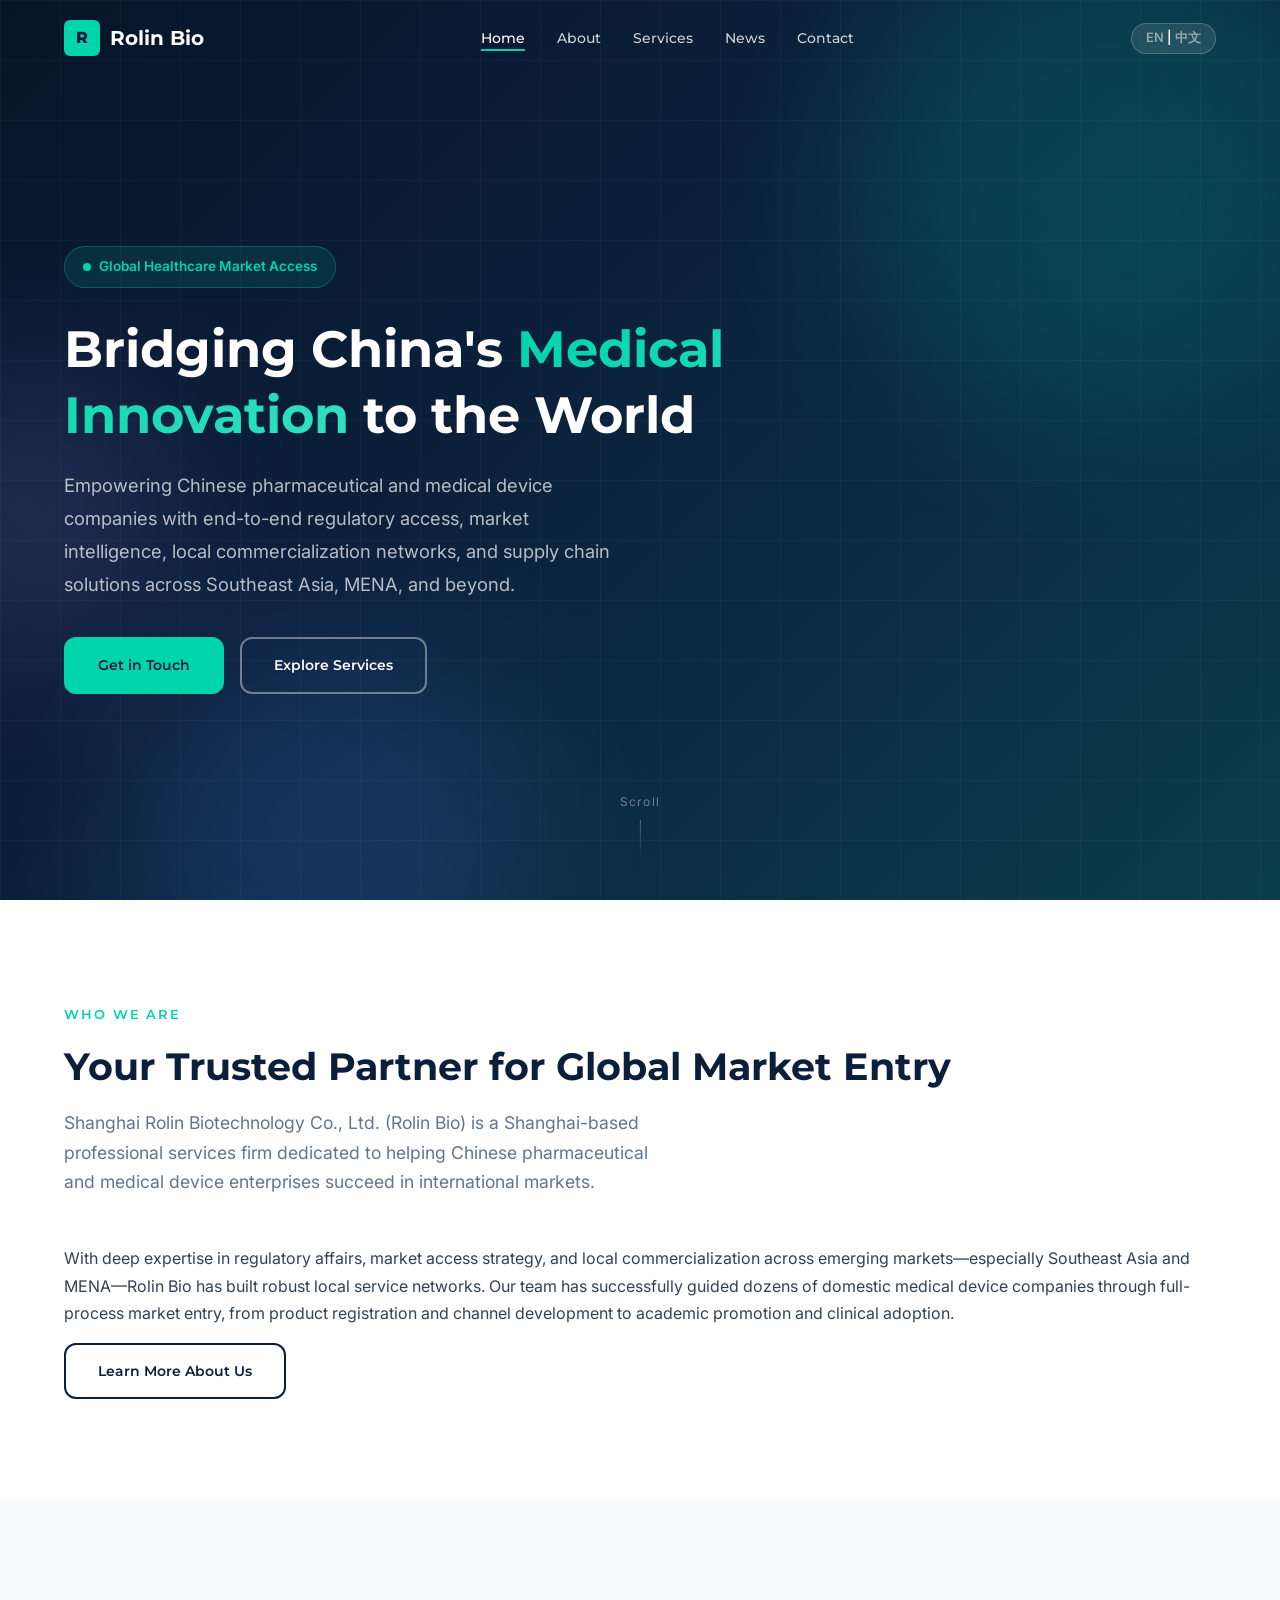
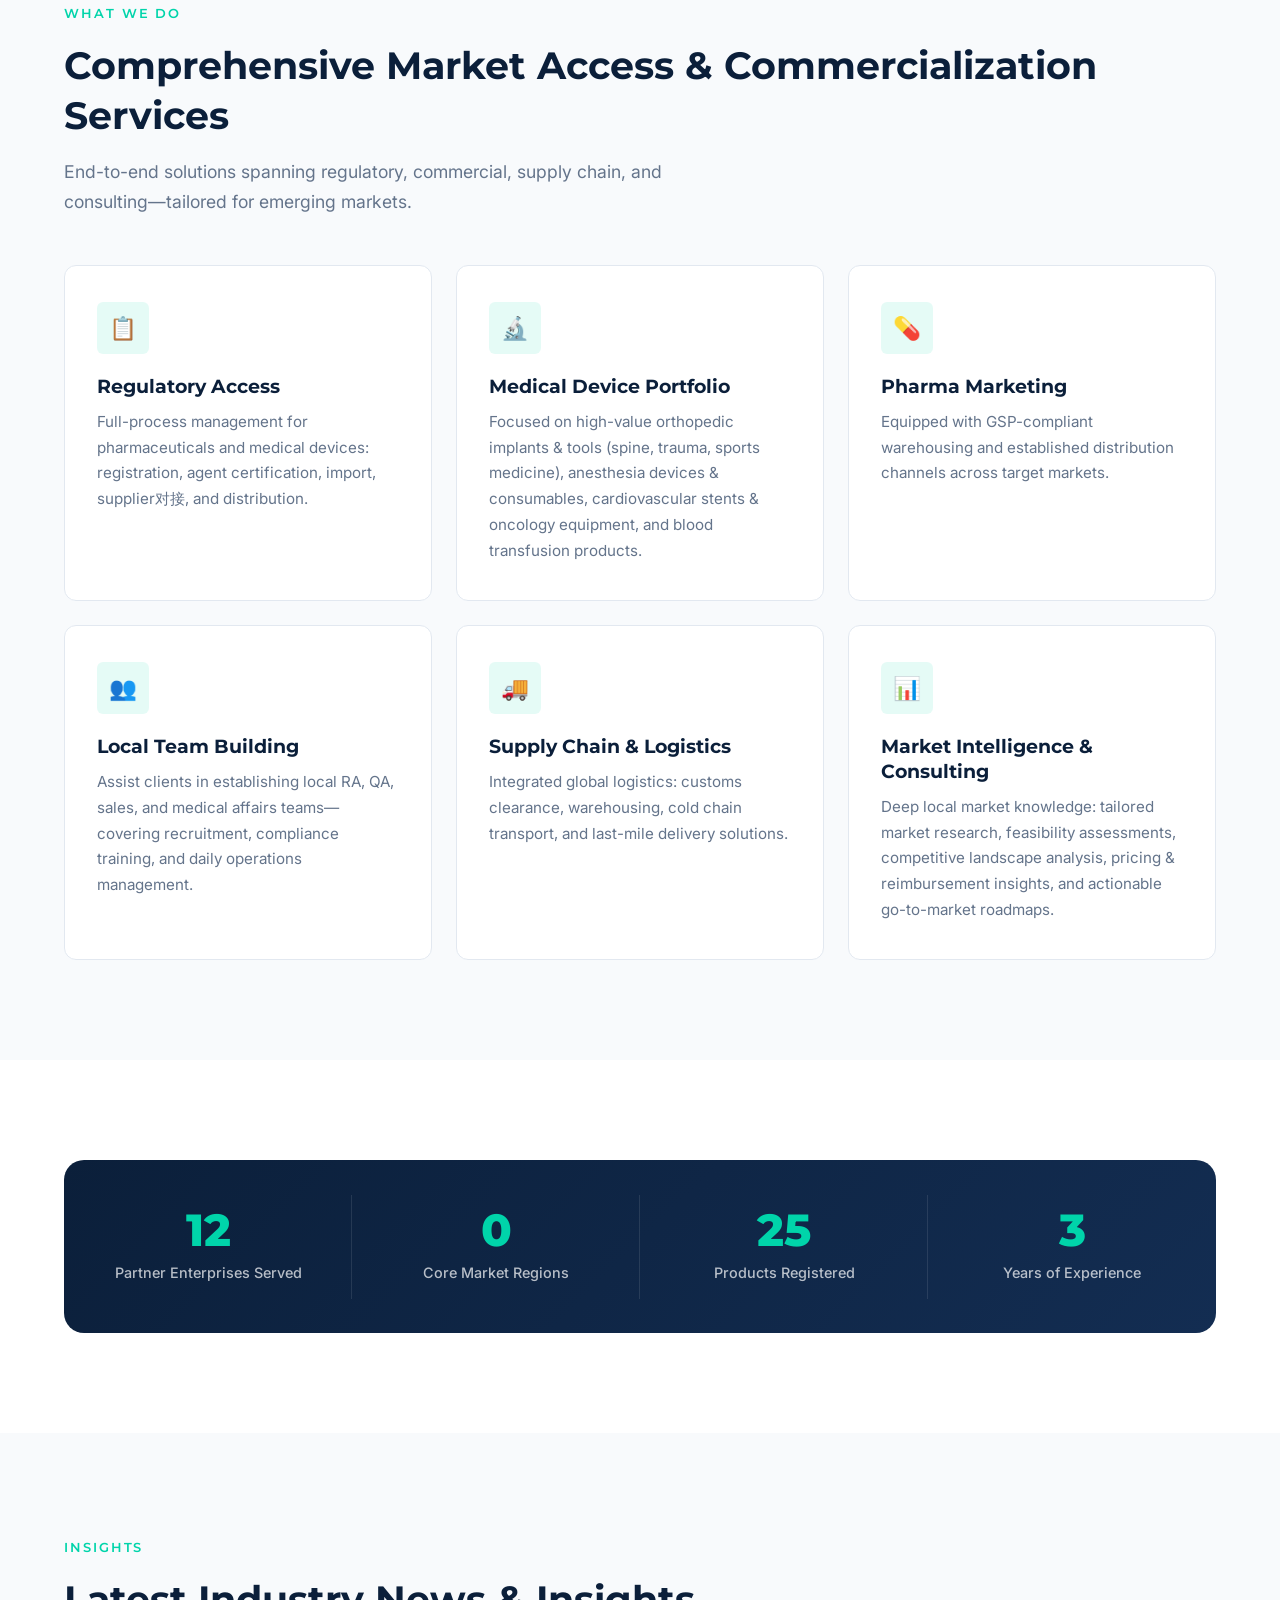
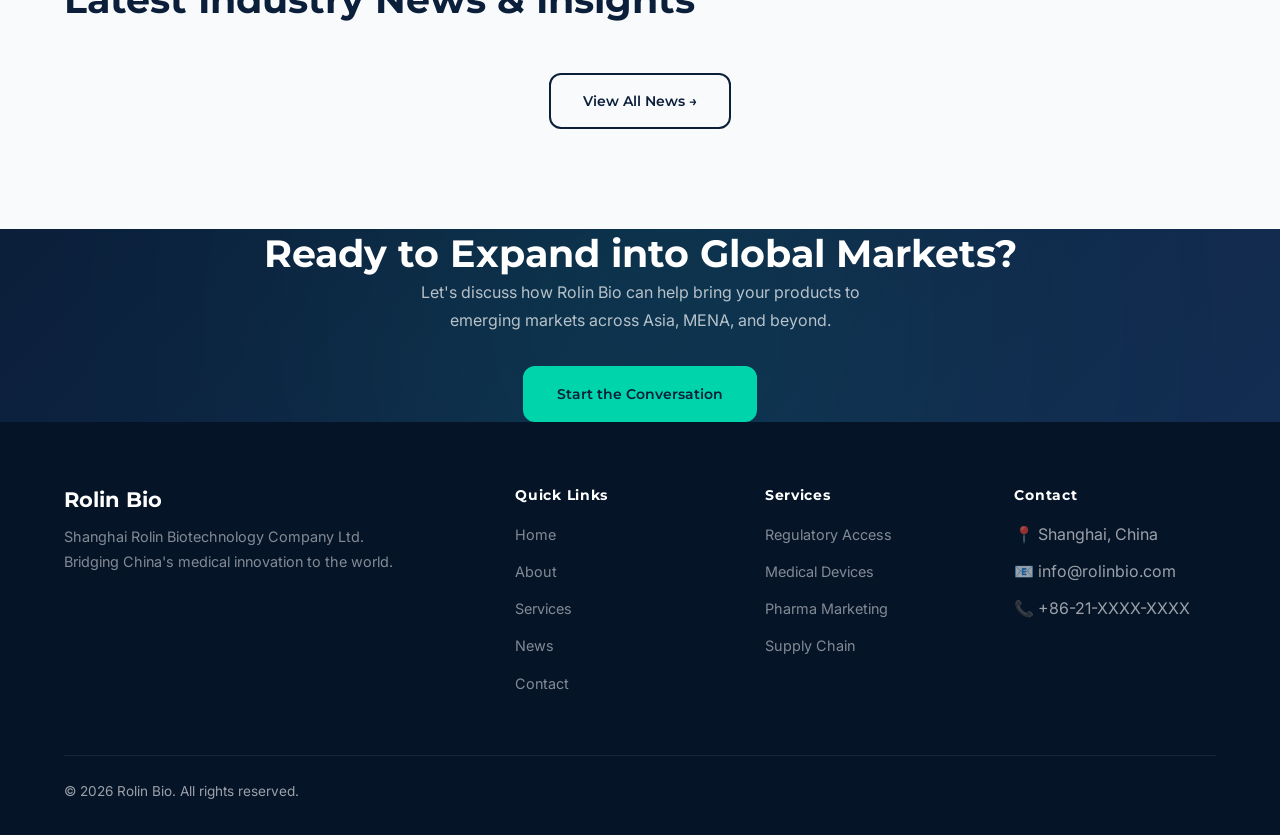
<file: index.html>
<!DOCTYPE html>
<html lang="en" data-lang="en">
<head>
  <meta charset="UTF-8">
  <meta name="viewport" content="width=device-width, initial-scale=1.0">
  <meta name="description" content="Shanghai Rolin Biotechnology Company Ltd. - Bridging China's medical innovation to global markets. Regulatory access, market commercialization, and supply chain solutions for pharmaceutical and medical device companies.">
  <title>Rolin Bio - Bridging China's Medical Innovation to the World</title>
  <link rel="preconnect" href="https://fonts.googleapis.com">
  <link rel="preconnect" href="https://fonts.gstatic.com" crossorigin>
  <link href="https://fonts.googleapis.com/css2?family=Inter:wght@300;400;500;600;700&family=Montserrat:wght@500;600;700;800&display=swap" rel="stylesheet">
  <link rel="stylesheet" href="assets/css/style.css">
</head>
<body>

  <!-- Navigation -->
  <nav class="nav" id="navbar">
    <div class="container nav-inner">
      <a href="index.html" class="nav-logo">
        <span class="nav-logo-icon">R</span>
        <span>Rolin Bio</span>
      </a>
      <ul class="nav-links" id="navLinks">
        <li><a href="index.html" class="active">Home</a></li>
        <li><a href="about.html">About</a></li>
        <li><a href="services.html">Services</a></li>
        <li><a href="news/">News</a></li>
        <li><a href="contact.html">Contact</a></li>
      </ul>
      <div class="nav-actions">
        <button class="lang-switch" id="langSwitch" onclick="toggleLang()">
          <span class="active">EN</span> | <span>中文</span>
        </button>
        <button class="mobile-toggle" id="mobileToggle" onclick="toggleMobile()" aria-label="Toggle menu">☰</button>
      </div>
    </div>
  </nav>

  <!-- Hero Section -->
  <section class="hero">
    <div class="hero-bg">
      <div class="hero-orb hero-orb-1"></div>
      <div class="hero-orb hero-orb-2"></div>
      <div class="hero-orb hero-orb-3"></div>
    </div>
    <div class="hero-grid"></div>
    <div class="container">
      <div class="hero-content fade-in-up">
        <div class="hero-badge">
          <span class="hero-badge-dot"></span>
          <span lang="en">Global Healthcare Market Access</span>
          <span lang="zh">全球医药市场准入专家</span>
        </div>
        <h1>
          <span lang="en">Bridging China's <span class="highlight">Medical Innovation</span> to the World</span>
          <span lang="zh">连接中国<span class="highlight">医药创新</span>与世界</span>
        </h1>
        <p lang="en">Empowering Chinese pharmaceutical and medical device companies with end-to-end regulatory access, market intelligence, local commercialization networks, and supply chain solutions across Southeast Asia, MENA, and beyond.</p>
        <p lang="zh">为中国医药医疗器械企业提供覆盖东南亚、中东北非等新兴市场的端到端法规准入、市场情报、本地商业化网络及供应链解决方案。</p>
        <div class="hero-buttons">
          <a href="contact.html" class="btn btn-primary">Get in Touch</a>
          <a href="services.html" class="btn btn-outline">Explore Services</a>
        </div>
      </div>
    </div>
    <div class="hero-scroll">
      <span>Scroll</span>
      <div class="hero-scroll-line"></div>
    </div>
  </section>

  <!-- About Preview -->
  <section class="section">
    <div class="container">
      <span class="section-label">Who We Are</span>
      <h2 class="section-title">Your Trusted Partner for Global Market Entry</h2>
      <p class="section-subtitle">Shanghai Rolin Biotechnology Co., Ltd. (Rolin Bio) is a Shanghai-based professional services firm dedicated to helping Chinese pharmaceutical and medical device enterprises succeed in international markets.</p>
      <p lang="en">With deep expertise in regulatory affairs, market access strategy, and local commercialization across emerging markets—especially Southeast Asia and MENA—Rolin Bio has built robust local service networks. Our team has successfully guided dozens of domestic medical device companies through full-process market entry, from product registration and channel development to academic promotion and clinical adoption.</p>
      <p lang="zh">锐灵生物深耕海外医药市场，尤其擅长东南亚及中东北非地区的市场开拓。公司从业人员具备丰富的海外项目运营经验，熟稔当地法律法规，在东南亚与中东北非等新兴市场已建立本地化服务网络，可快速响应客户从产品准入到终端覆盖的全周期需求。已成功协助数十家国内医疗器械企业完成骨科植入耗材、脊柱、创伤与运动医学等高值耗材领域的注册申报、渠道建设与学术推广全流程服务。</p>
      <a href="about.html" class="btn btn-outline-dark">Learn More About Us</a>
    </div>
  </section>

  <!-- Core Services -->
  <section class="section" style="background: var(--gray-50);">
    <div class="container">
      <span class="section-label">What We Do</span>
      <h2 class="section-title">Comprehensive Market Access & Commercialization Services</h2>
      <p class="section-subtitle">End-to-end solutions spanning regulatory, commercial, supply chain, and consulting—tailored for emerging markets.</p>
      <div class="cards-grid">
        <!-- Service 1 -->
        <div class="card fade-in-up">
          <div class="card-icon">📋</div>
          <h3 lang="en">Regulatory Access</h3>
          <h3 lang="zh">法规准入服务</h3>
          <p lang="en">Full-process management for pharmaceuticals and medical devices: registration, agent certification, import, supplier对接, and distribution.</p>
          <p lang="zh">覆盖药品与医疗器械全流程管理：注册、代理持证、进口、供应商对接及销售。</p>
        </div>
        <!-- Service 2 -->
        <div class="card fade-in-up">
          <div class="card-icon">🔬</div>
          <h3 lang="en">Medical Device Portfolio</h3>
          <h3 lang="zh">医疗器械产品</h3>
          <p lang="en">Focused on high-value orthopedic implants & tools (spine, trauma, sports medicine), anesthesia devices & consumables, cardiovascular stents & oncology equipment, and blood transfusion products.</p>
          <p lang="zh">重点聚焦骨科植入耗材与工具（脊柱、创伤、运动医学类）、麻醉科器械与耗材、心血管支架及肿瘤科设备、输血耗材类产品。</p>
        </div>
        <!-- Service 3 -->
        <div class="card fade-in-up">
          <div class="card-icon">💊</div>
          <h3 lang="en">Pharma Marketing</h3>
          <h3 lang="zh">药品市场营销</h3>
          <p lang="en">Equipped with GSP-compliant warehousing and established distribution channels across target markets.</p>
          <p lang="zh">配备符合专业GSP标准的仓库及覆盖目标市场的成熟销售渠道。</p>
        </div>
        <!-- Service 4 -->
        <div class="card fade-in-up">
          <div class="card-icon">👥</div>
          <h3 lang="en">Local Team Building</h3>
          <h3 lang="zh">本地化团队建设</h3>
          <p lang="en">Assist clients in establishing local RA, QA, sales, and medical affairs teams—covering recruitment, compliance training, and daily operations management.</p>
          <p lang="zh">协助客户组建符合当地法规要求的注册、质量、销售及医学事务团队，覆盖人才招聘、合规培训与日常运营管理。</p>
        </div>
        <!-- Service 5 -->
        <div class="card fade-in-up">
          <div class="card-icon">🚚</div>
          <h3 lang="en">Supply Chain & Logistics</h3>
          <h3 lang="zh">供应链与物流协同</h3>
          <p lang="en">Integrated global logistics: customs clearance, warehousing, cold chain transport, and last-mile delivery solutions.</p>
          <p lang="zh">整合国际物流资源，提供清关、仓储、冷链运输及终端配送一体化解决方案。</p>
        </div>
        <!-- Service 6 -->
        <div class="card fade-in-up">
          <div class="card-icon">📊</div>
          <h3 lang="en">Market Intelligence & Consulting</h3>
          <h3 lang="zh">市场咨询服务</h3>
          <p lang="en">Deep local market knowledge: tailored market research, feasibility assessments, competitive landscape analysis, pricing & reimbursement insights, and actionable go-to-market roadmaps.</p>
          <p lang="zh">深入掌握本地市场规则，提供定制化市场调研、可行性评估、竞争格局分析、定价与医保洞察及可落地的市场进入路线图。</p>
        </div>
      </div>
    </div>
  </section>

  <!-- Stats / Why Choose Us -->
  <section class="section">
    <div class="container">
      <div class="stats-row" id="statsRow">
        <div class="stat-item">
          <div class="stat-number" data-target="50">0</div>
          <div class="stat-label" lang="en">Partner Enterprises Served</div>
          <div class="stat-label" lang="zh">已服务合作企业</div>
        </div>
        <div class="stat-item">
          <div class="stat-number" data-target="2">0</div>
          <div class="stat-label" lang="en">Core Market Regions</div>
          <div class="stat-label" lang="zh">核心覆盖市场</div>
        </div>
        <div class="stat-item">
          <div class="stat-number" data-target="100">0</div>
          <div class="stat-label" lang="en">Products Registered</div>
          <div class="stat-label" lang="zh">累计注册产品数</div>
        </div>
        <div class="stat-item">
          <div class="stat-number" data-target="15">0</div>
          <div class="stat-label" lang="en">Years of Experience</div>
          <div class="stat-label" lang="zh">行业深耕年数</div>
        </div>
      </div>
    </div>
  </section>

  <!-- Latest News -->
  <section class="section" style="background: var(--gray-50);">
    <div class="container">
      <span class="section-label">Insights</span>
      <h2 class="section-title">Latest Industry News & Insights</h2>
      <div class="news-grid" id="newsGrid">
        <!-- News cards will be dynamically loaded by JS -->
      </div>
      <div style="text-align: center; margin-top: 32px;">
        <a href="news/" class="btn btn-outline-dark">View All News →</a>
      </div>
    </div>
  </section>

  <!-- CTA -->
  <section class="cta-section">
    <div class="container">
      <h2 lang="en">Ready to Expand into Global Markets?</h2>
      <h2 lang="zh">准备拓展全球市场？</h2>
      <p lang="en">Let's discuss how Rolin Bio can help bring your products to emerging markets across Asia, MENA, and beyond.</p>
      <p lang="zh">让我们探讨锐灵生物如何助力您的产品进入亚洲、中东北非及更广阔的海外市场。</p>
      <a href="contact.html" class="btn btn-primary">Start the Conversation</a>
    </div>
  </section>

  <!-- Footer -->
  <footer class="footer">
    <div class="container">
      <div class="footer-grid">
        <div class="footer-brand">
          <h3>Rolin Bio</h3>
          <p lang="en">Shanghai Rolin Biotechnology Company Ltd.<br>Bridging China's medical innovation to the world.</p>
          <p lang="zh">上海锐灵生物科技有限公司<br>连接中国医药创新与世界。</p>
        </div>
        <div>
          <h4>Quick Links</h4>
          <ul class="footer-links">
            <li><a href="index.html">Home</a></li>
            <li><a href="about.html">About</a></li>
            <li><a href="services.html">Services</a></li>
            <li><a href="news/">News</a></li>
            <li><a href="contact.html">Contact</a></li>
          </ul>
        </div>
        <div>
          <h4>Services</h4>
          <ul class="footer-links">
            <li><a href="services.html#regulatory">Regulatory Access</a></li>
            <li><a href="services.html#devices">Medical Devices</a></li>
            <li><a href="services.html#pharma">Pharma Marketing</a></li>
            <li><a href="services.html#supply">Supply Chain</a></li>
          </ul>
        </div>
        <div>
          <h4>Contact</h4>
          <ul class="footer-links">
            <li><span>📍</span> Shanghai, China</li>
            <li><span>📧</span> info@rolinbio.com</li>
            <li><span>📞</span> +86-21-XXXX-XXXX</li>
          </ul>
        </div>
      </div>
      <div class="footer-bottom">
        <span>&copy; 2026 Rolin Bio. All rights reserved.</span>
      </div>
    </div>
  </footer>

  <!-- JS -->
  <script src="assets/js/main.js"></script>
</body>
</html>
</file>
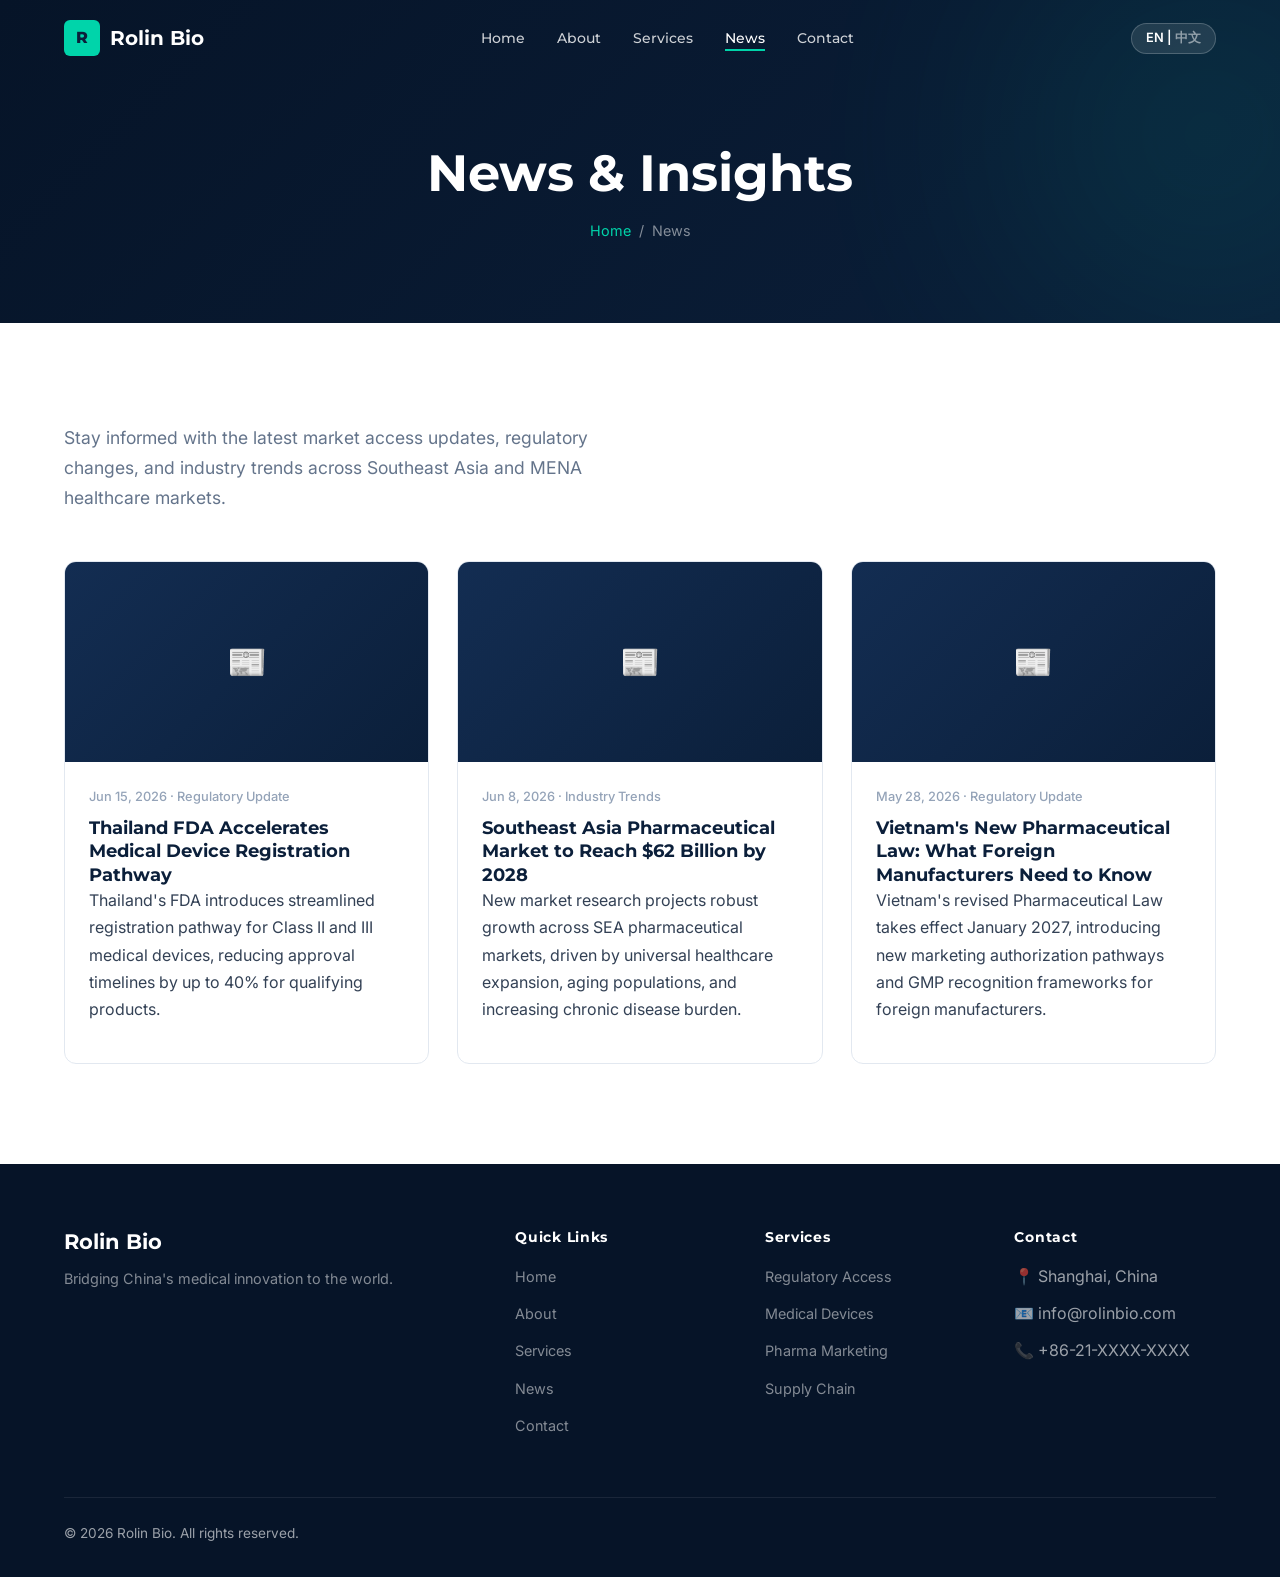
<file: news/index.html>
<!DOCTYPE html>
<html lang="en" data-lang="en">
<head>
  <meta charset="UTF-8">
  <meta name="viewport" content="width=device-width, initial-scale=1.0">
  <meta name="description" content="Industry news and insights on pharmaceutical and medical device market access, regulatory updates, and healthcare trends in Southeast Asia and MENA.">
  <title>News & Insights - Rolin Bio</title>
  <link rel="preconnect" href="https://fonts.googleapis.com">
  <link rel="preconnect" href="https://fonts.gstatic.com" crossorigin>
  <link href="https://fonts.googleapis.com/css2?family=Inter:wght@300;400;500;600;700&family=Montserrat:wght@500;600;700;800&display=swap" rel="stylesheet">
  <link rel="stylesheet" href="../assets/css/style.css">
</head>
<body>

  <nav class="nav" id="navbar">
    <div class="container nav-inner">
      <a href="../index.html" class="nav-logo">
        <span class="nav-logo-icon">R</span>
        <span>Rolin Bio</span>
      </a>
      <ul class="nav-links" id="navLinks">
        <li><a href="../index.html">Home</a></li>
        <li><a href="../about.html">About</a></li>
        <li><a href="../services.html">Services</a></li>
        <li><a href="index.html" class="active">News</a></li>
        <li><a href="../contact.html">Contact</a></li>
      </ul>
      <div class="nav-actions">
        <button class="lang-switch" id="langSwitch" onclick="toggleLang()">
          <span class="active" data-lang-en="active">EN</span> | <span data-lang-zh="active">中文</span>
        </button>
        <button class="mobile-toggle" id="mobileToggle" onclick="toggleMobile()" aria-label="Toggle menu">&#9776;</button>
      </div>
    </div>
  </nav>

  <section class="page-header">
    <div class="container">
      <h1 lang="en">News & Insights</h1>
      <h1 lang="zh">行业新闻与洞察</h1>
      <div class="breadcrumb">
        <a href="../index.html">Home</a> &nbsp;/&nbsp; <span>News</span>
      </div>
    </div>
  </section>

  <section class="section">
    <div class="container">
      <p class="section-subtitle" lang="en">Stay informed with the latest market access updates, regulatory changes, and industry trends across Southeast Asia and MENA healthcare markets.</p>
      <p class="section-subtitle" lang="zh">获取东南亚及中东北非医疗市场的最新准入动态、法规变化与行业趋势。</p>

      <div class="news-list-grid" id="newsList">
        <!-- News cards rendered by JS -->
        <div style="grid-column: 1 / -1; text-align: center; padding: 60px; color: var(--gray-400);">
          <p>Loading news articles...</p>
        </div>
      </div>
    </div>
  </section>

  <!-- News Detail Modal -->
  <div class="news-modal-overlay" id="newsModal">
    <div class="news-modal">
      <button class="news-modal-close" onclick="closeNewsModal()">&times;</button>
      <div class="news-modal-date" id="modalDate"></div>
      <h2 id="modalTitle"></h2>
      <div class="news-modal-body" id="modalBody"></div>
    </div>
  </div>

  <footer class="footer">
    <div class="container">
      <div class="footer-grid">
        <div class="footer-brand">
          <h3>Rolin Bio</h3>
          <p lang="en">Bridging China's medical innovation to the world.</p>
          <p lang="zh">连接中国医药创新与世界。</p>
        </div>
        <div>
          <h4>Quick Links</h4>
          <ul class="footer-links">
            <li><a href="../index.html">Home</a></li><li><a href="../about.html">About</a></li><li><a href="../services.html">Services</a></li><li><a href="index.html">News</a></li><li><a href="../contact.html">Contact</a></li>
          </ul>
        </div>
        <div>
          <h4>Services</h4>
          <ul class="footer-links">
            <li><a href="../services.html#regulatory">Regulatory Access</a></li><li><a href="../services.html#devices">Medical Devices</a></li><li><a href="../services.html#pharma">Pharma Marketing</a></li><li><a href="../services.html#supply">Supply Chain</a></li>
          </ul>
        </div>
        <div>
          <h4>Contact</h4>
          <ul class="footer-links">
            <li>&#128205; Shanghai, China</li>
            <li>&#128231; info@rolinbio.com</li>
            <li>&#128222; +86-21-XXXX-XXXX</li>
          </ul>
        </div>
      </div>
      <div class="footer-bottom">
        <span>&copy; 2026 Rolin Bio. All rights reserved.</span>
      </div>
    </div>
  </footer>

  <script src="../assets/js/main.js"></script>
</body>
</html>
</file>
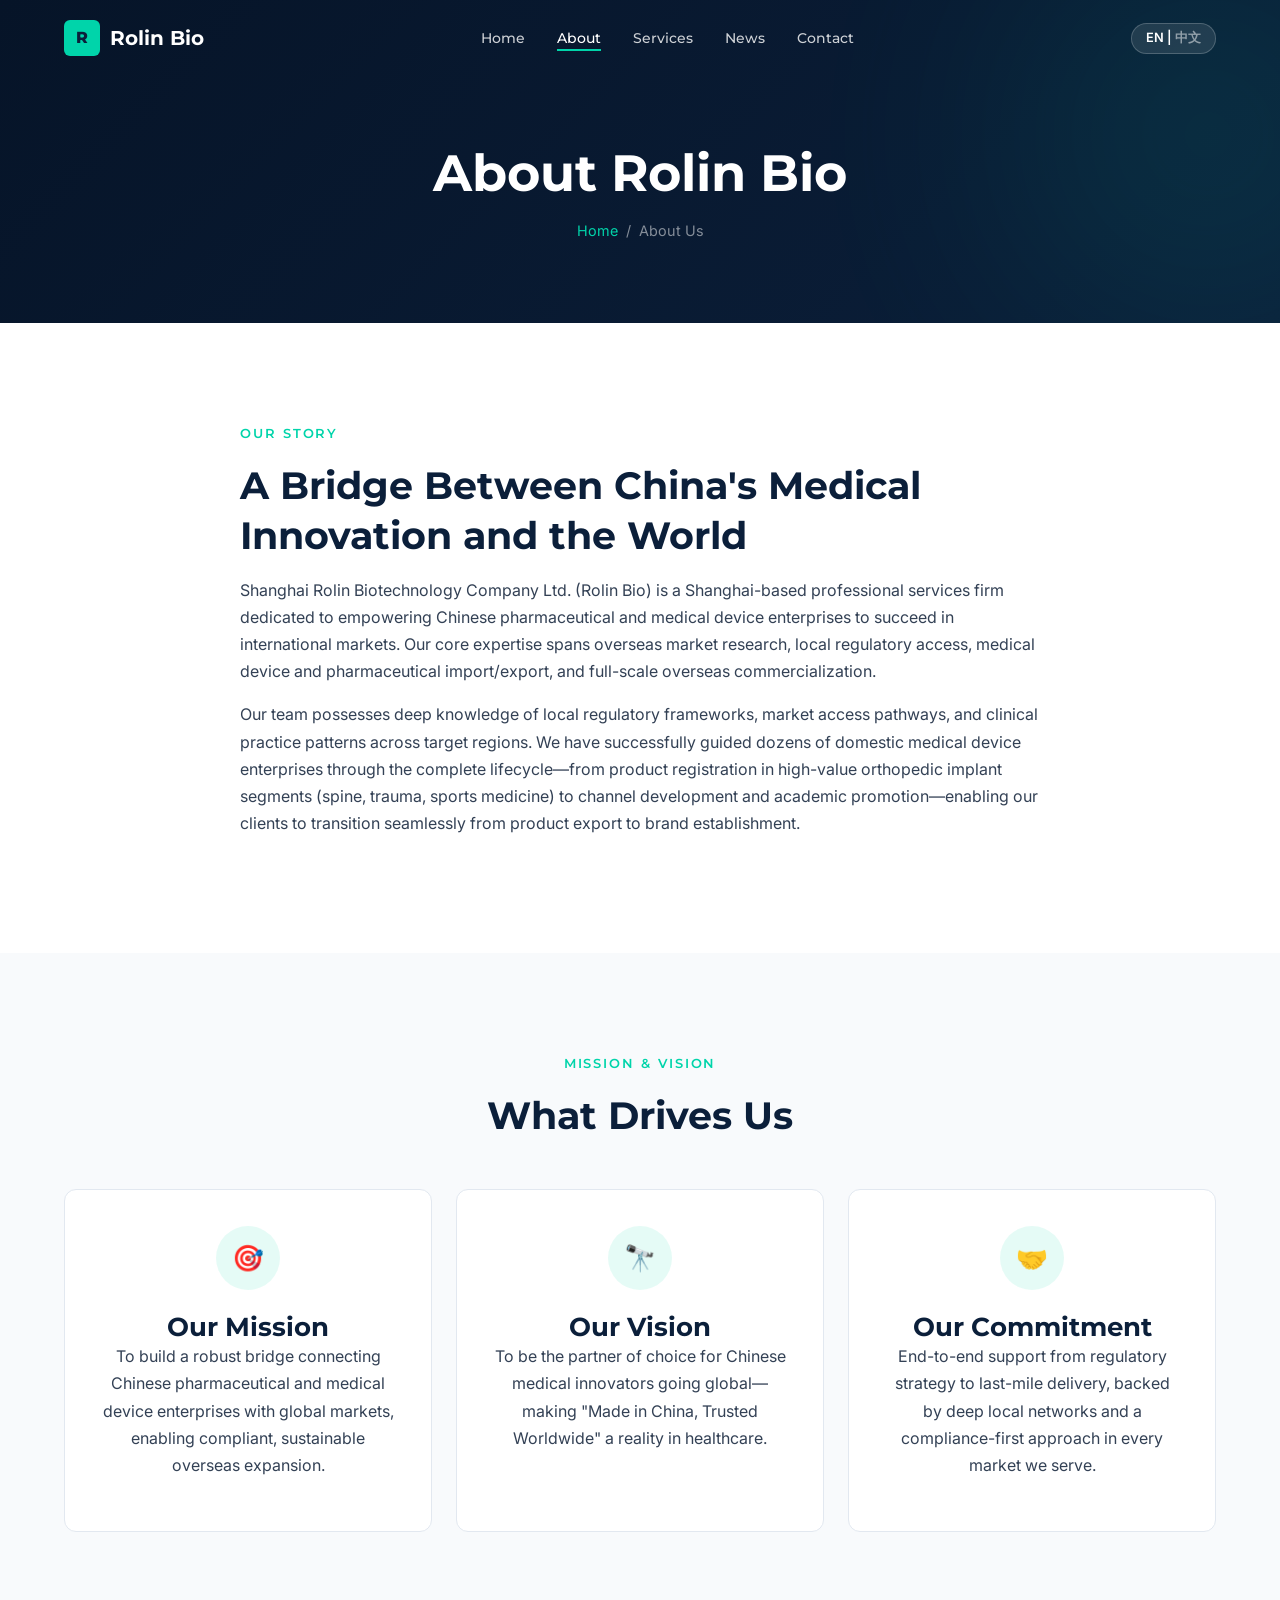
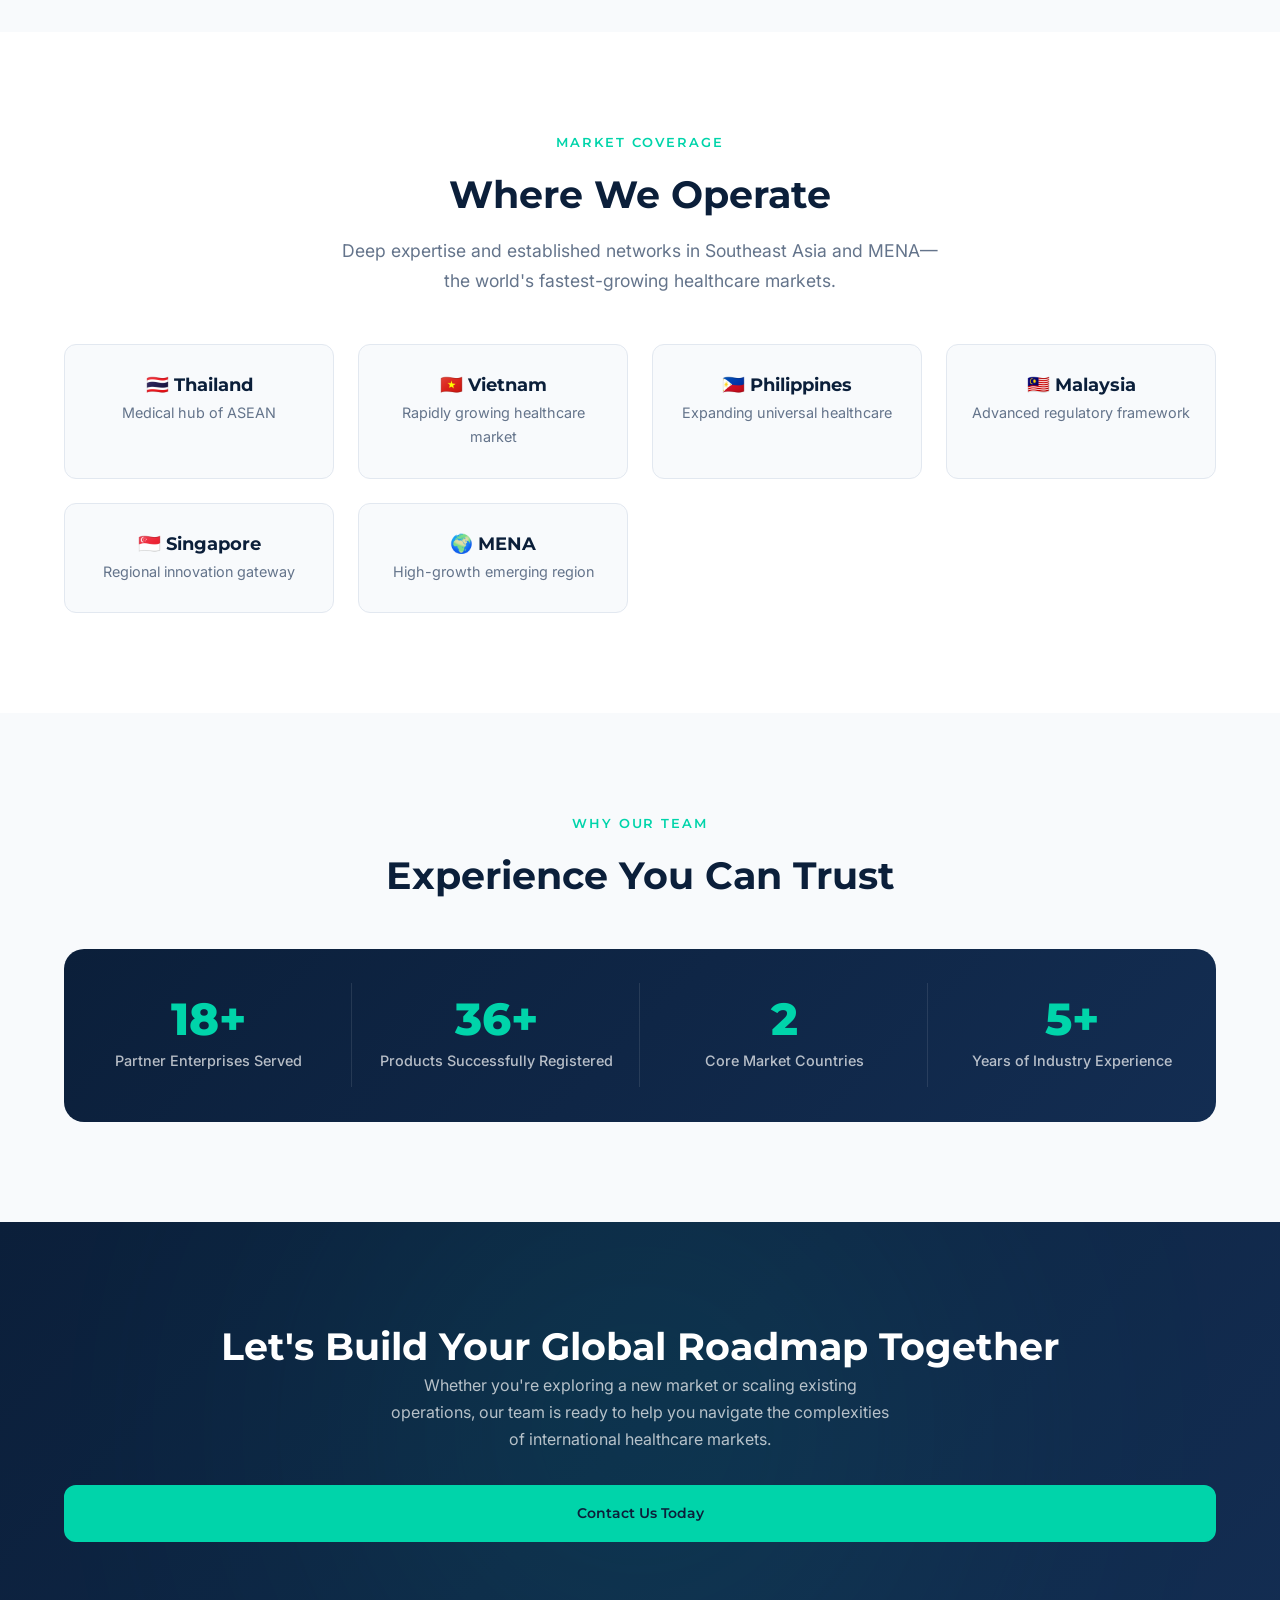
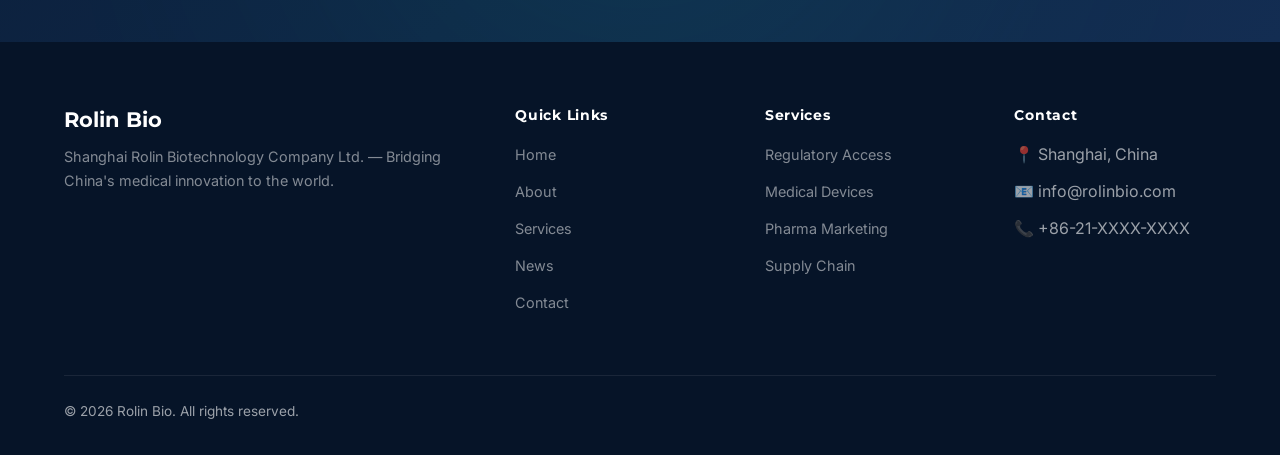
<file: about.html>
<!DOCTYPE html>
<html lang="en" data-lang="en">
<head>
  <meta charset="UTF-8">
  <meta name="viewport" content="width=device-width, initial-scale=1.0">
  <meta name="description" content="About Rolin Bio - Shanghai-based partner for Chinese pharma & medtech companies entering global markets.">
  <title>About Us - Rolin Bio</title>
  <link rel="preconnect" href="https://fonts.googleapis.com">
  <link rel="preconnect" href="https://fonts.gstatic.com" crossorigin>
  <link href="https://fonts.googleapis.com/css2?family=Inter:wght@300;400;500;600;700&family=Montserrat:wght@500;600;700;800&display=swap" rel="stylesheet">
  <link rel="stylesheet" href="assets/css/style.css">
</head>
<body>

  <!-- Navigation -->
  <nav class="nav" id="navbar">
    <div class="container nav-inner">
      <a href="index.html" class="nav-logo">
        <span class="nav-logo-icon">R</span>
        <span>Rolin Bio</span>
      </a>
      <ul class="nav-links" id="navLinks">
        <li><a href="index.html">Home</a></li>
        <li><a href="about.html" class="active">About</a></li>
        <li><a href="services.html">Services</a></li>
        <li><a href="news/">News</a></li>
        <li><a href="contact.html">Contact</a></li>
      </ul>
      <div class="nav-actions">
        <button class="lang-switch" id="langSwitch" onclick="toggleLang()">
          <span class="active" data-lang-en="active">EN</span> | <span data-lang-zh="active">中文</span>
        </button>
        <button class="mobile-toggle" id="mobileToggle" onclick="toggleMobile()" aria-label="Toggle menu">&#9776;</button>
      </div>
    </div>
  </nav>

  <!-- Page Header -->
  <section class="page-header">
    <div class="container">
      <h1 lang="en">About Rolin Bio</h1>
      <h1 lang="zh">关于锐灵生物</h1>
      <div class="breadcrumb">
        <a href="index.html">Home</a> &nbsp;/&nbsp; <span>About Us</span>
      </div>
    </div>
  </section>

  <!-- Company Intro -->
  <section class="section">
    <div class="container">
      <div style="max-width: 800px; margin: 0 auto;">
        <span class="section-label" lang="en">Our Story</span>
        <span class="section-label" lang="zh">我们的故事</span>
        <h2 class="section-title" lang="en">A Bridge Between China's Medical Innovation and the World</h2>
        <h2 class="section-title" lang="zh">连接中国医药创新与世界的桥梁</h2>
        <p lang="en">Shanghai Rolin Biotechnology Company Ltd. (Rolin Bio) is a Shanghai-based professional services firm dedicated to empowering Chinese pharmaceutical and medical device enterprises to succeed in international markets. Our core expertise spans overseas market research, local regulatory access, medical device and pharmaceutical import/export, and full-scale overseas commercialization.</p>
        <p lang="zh">上海锐灵生物科技有限公司（简称锐灵生物，英文名 Shanghai Rolin Biotechnology Company Ltd.，英文简称 Rolin Bio）是一家注册于上海、专注于为中国医药医疗企业提供出海服务的专业机构。公司核心业务涵盖海外市场调研、当地准入与法规服务、医疗器械及药品进出口，以及海外市场商业化等领域。</p>
        <p lang="en">Our team possesses deep knowledge of local regulatory frameworks, market access pathways, and clinical practice patterns across target regions. We have successfully guided dozens of domestic medical device enterprises through the complete lifecycle&mdash;from product registration in high-value orthopedic implant segments (spine, trauma, sports medicine) to channel development and academic promotion&mdash;enabling our clients to transition seamlessly from product export to brand establishment.</p>
        <p lang="zh">团队熟悉当地法律法规、市场准入流程与临床使用习惯，已成功协助数十家国内医疗器械企业完成骨科植入耗材（含脊柱、创伤、运动医学等细分领域）在脊柱、创伤与运动医学等高值耗材领域的注册申报、渠道建设与学术推广全流程服务，助力客户实现从产品出海到品牌落地的跨越式发展。</p>
      </div>
    </div>
  </section>

  <!-- Mission & Vision -->
  <section class="section about-mission">
    <div class="container">
      <div class="text-center" style="margin-bottom: 48px;">
        <span class="section-label" lang="en">Mission & Vision</span>
        <span class="section-label" lang="zh">使命与愿景</span>
        <h2 class="section-title" lang="en">What Drives Us</h2>
        <h2 class="section-title" lang="zh">驱动我们的力量</h2>
      </div>
      <div class="mission-cards">
        <div class="mission-card">
          <div class="mission-icon">🎯</div>
          <h3 lang="en">Our Mission</h3>
          <h3 lang="zh">我们的使命</h3>
          <p lang="en">To build a robust bridge connecting Chinese pharmaceutical and medical device enterprises with global markets, enabling compliant, sustainable overseas expansion.</p>
          <p lang="zh">搭建中国医药医疗企业与海外市场的稳健连接桥梁，助力中国医药产品在海外实现合规落地与长期稳定发展。</p>
        </div>
        <div class="mission-card">
          <div class="mission-icon">🔭</div>
          <h3 lang="en">Our Vision</h3>
          <h3 lang="zh">我们的愿景</h3>
          <p lang="en">To be the partner of choice for Chinese medical innovators going global&mdash;making "Made in China, Trusted Worldwide" a reality in healthcare.</p>
          <p lang="zh">成为中国医药创新企业出海的首选合作伙伴，让"中国制造、全球信赖"在医疗领域成为现实。</p>
        </div>
        <div class="mission-card">
          <div class="mission-icon">🤝</div>
          <h3 lang="en">Our Commitment</h3>
          <h3 lang="zh">我们的承诺</h3>
          <p lang="en">End-to-end support from regulatory strategy to last-mile delivery, backed by deep local networks and a compliance-first approach in every market we serve.</p>
          <p lang="zh">从法规策略到终端配送的全周期支持，依托深厚的本地网络与合规优先理念，服务每一个市场。</p>
        </div>
      </div>
    </div>
  </section>

  <!-- Market Coverage -->
  <section class="section">
    <div class="container">
      <div class="text-center" style="margin-bottom: 32px;">
        <span class="section-label" lang="en">Market Coverage</span>
        <span class="section-label" lang="zh">市场覆盖</span>
        <h2 class="section-title" lang="en">Where We Operate</h2>
        <h2 class="section-title" lang="zh">我们的核心市场</h2>
        <p class="section-subtitle" style="margin-left: auto; margin-right: auto;" lang="en">Deep expertise and established networks in Southeast Asia and MENA&mdash;the world's fastest-growing healthcare markets.</p>
        <p class="section-subtitle" style="margin-left: auto; margin-right: auto;" lang="zh">深耕东南亚与中东北非——全球增长最快的医疗市场区域。</p>
      </div>
      <div class="market-map">
        <div class="market-region">
          <h4>🇹🇭 Thailand</h4>
          <p lang="en">Medical hub of ASEAN</p>
          <p lang="zh">东盟医疗枢纽</p>
        </div>
        <div class="market-region">
          <h4>🇻🇳 Vietnam</h4>
          <p lang="en">Rapidly growing healthcare market</p>
          <p lang="zh">高速增长的医疗市场</p>
        </div>
        <div class="market-region">
          <h4>🇵🇭 Philippines</h4>
          <p lang="en">Expanding universal healthcare</p>
          <p lang="zh">全民医保扩展中</p>
        </div>
        <div class="market-region">
          <h4>🇲🇾 Malaysia</h4>
          <p lang="en">Advanced regulatory framework</p>
          <p lang="zh">先进法规框架</p>
        </div>
        <div class="market-region">
          <h4>🇸🇬 Singapore</h4>
          <p lang="en">Regional innovation gateway</p>
          <p lang="zh">区域创新门户</p>
        </div>
        <div class="market-region">
          <h4>🌍 MENA</h4>
          <p lang="en">High-growth emerging region</p>
          <p lang="zh">高增长新兴区域</p>
        </div>
      </div>
    </div>
  </section>

  <!-- Team Advantage -->
  <section class="section" style="background: var(--gray-50);">
    <div class="container">
      <div class="text-center" style="margin-bottom: 48px;">
        <span class="section-label" lang="en">Why Our Team</span>
        <span class="section-label" lang="zh">团队优势</span>
        <h2 class="section-title" lang="en">Experience You Can Trust</h2>
        <h2 class="section-title" lang="zh">值得信赖的专业团队</h2>
      </div>
      <div class="stats-row">
        <div class="stat-item">
          <div class="stat-number" data-target="50" data-suffix="+">0</div>
          <div class="stat-label" lang="en">Partner Enterprises Served</div>
          <div class="stat-label" lang="zh">已服务合作企业</div>
        </div>
        <div class="stat-item">
          <div class="stat-number" data-target="100" data-suffix="+">0</div>
          <div class="stat-label" lang="en">Products Successfully Registered</div>
          <div class="stat-label" lang="zh">成功注册产品数</div>
        </div>
        <div class="stat-item">
          <div class="stat-number" data-target="6" data-suffix="">0</div>
          <div class="stat-label" lang="en">Core Market Countries</div>
          <div class="stat-label" lang="zh">核心覆盖国家</div>
        </div>
        <div class="stat-item">
          <div class="stat-number" data-target="15" data-suffix="+" style="color: var(--teal);">0</div>
          <div class="stat-label" lang="en">Years of Industry Experience</div>
          <div class="stat-label" lang="zh">行业深耕年数</div>
        </div>
      </div>
    </div>
  </section>

  <!-- CTA -->
  <section class="cta-section section">
    <div class="container">
      <h2 lang="en">Let's Build Your Global Roadmap Together</h2>
      <h2 lang="zh">一起制定您的全球化路线图</h2>
      <p lang="en">Whether you're exploring a new market or scaling existing operations, our team is ready to help you navigate the complexities of international healthcare markets.</p>
      <p lang="zh">无论是开拓新市场还是扩大现有业务，我们的团队随时准备帮助您驾驭国际医疗市场的复杂性。</p>
      <a href="contact.html" class="btn btn-primary" lang="en">Contact Us Today</a>
      <a href="contact.html" class="btn btn-primary" lang="zh">立即联系我们</a>
    </div>
  </section>

  <!-- Footer -->
  <footer class="footer">
    <div class="container">
      <div class="footer-grid">
        <div class="footer-brand">
          <h3>Rolin Bio</h3>
          <p lang="en">Shanghai Rolin Biotechnology Company Ltd. &mdash; Bridging China's medical innovation to the world.</p>
          <p lang="zh">上海锐灵生物科技有限公司 &mdash; 连接中国医药创新与世界。</p>
        </div>
        <div>
          <h4>Quick Links</h4>
          <ul class="footer-links">
            <li><a href="index.html">Home</a></li>
            <li><a href="about.html">About</a></li>
            <li><a href="services.html">Services</a></li>
            <li><a href="news/">News</a></li>
            <li><a href="contact.html">Contact</a></li>
          </ul>
        </div>
        <div>
          <h4>Services</h4>
          <ul class="footer-links">
            <li><a href="services.html#regulatory">Regulatory Access</a></li>
            <li><a href="services.html#devices">Medical Devices</a></li>
            <li><a href="services.html#pharma">Pharma Marketing</a></li>
            <li><a href="services.html#supply">Supply Chain</a></li>
          </ul>
        </div>
        <div>
          <h4>Contact</h4>
          <ul class="footer-links">
            <li><span>&#128205;</span> Shanghai, China</li>
            <li><span>&#128231;</span> info@rolinbio.com</li>
            <li><span>&#128222;</span> +86-21-XXXX-XXXX</li>
          </ul>
        </div>
      </div>
      <div class="footer-bottom">
        <span>&copy; 2026 Rolin Bio. All rights reserved.</span>
      </div>
    </div>
  </footer>

  <script src="assets/js/main.js"></script>
</body>
</html>
</file>
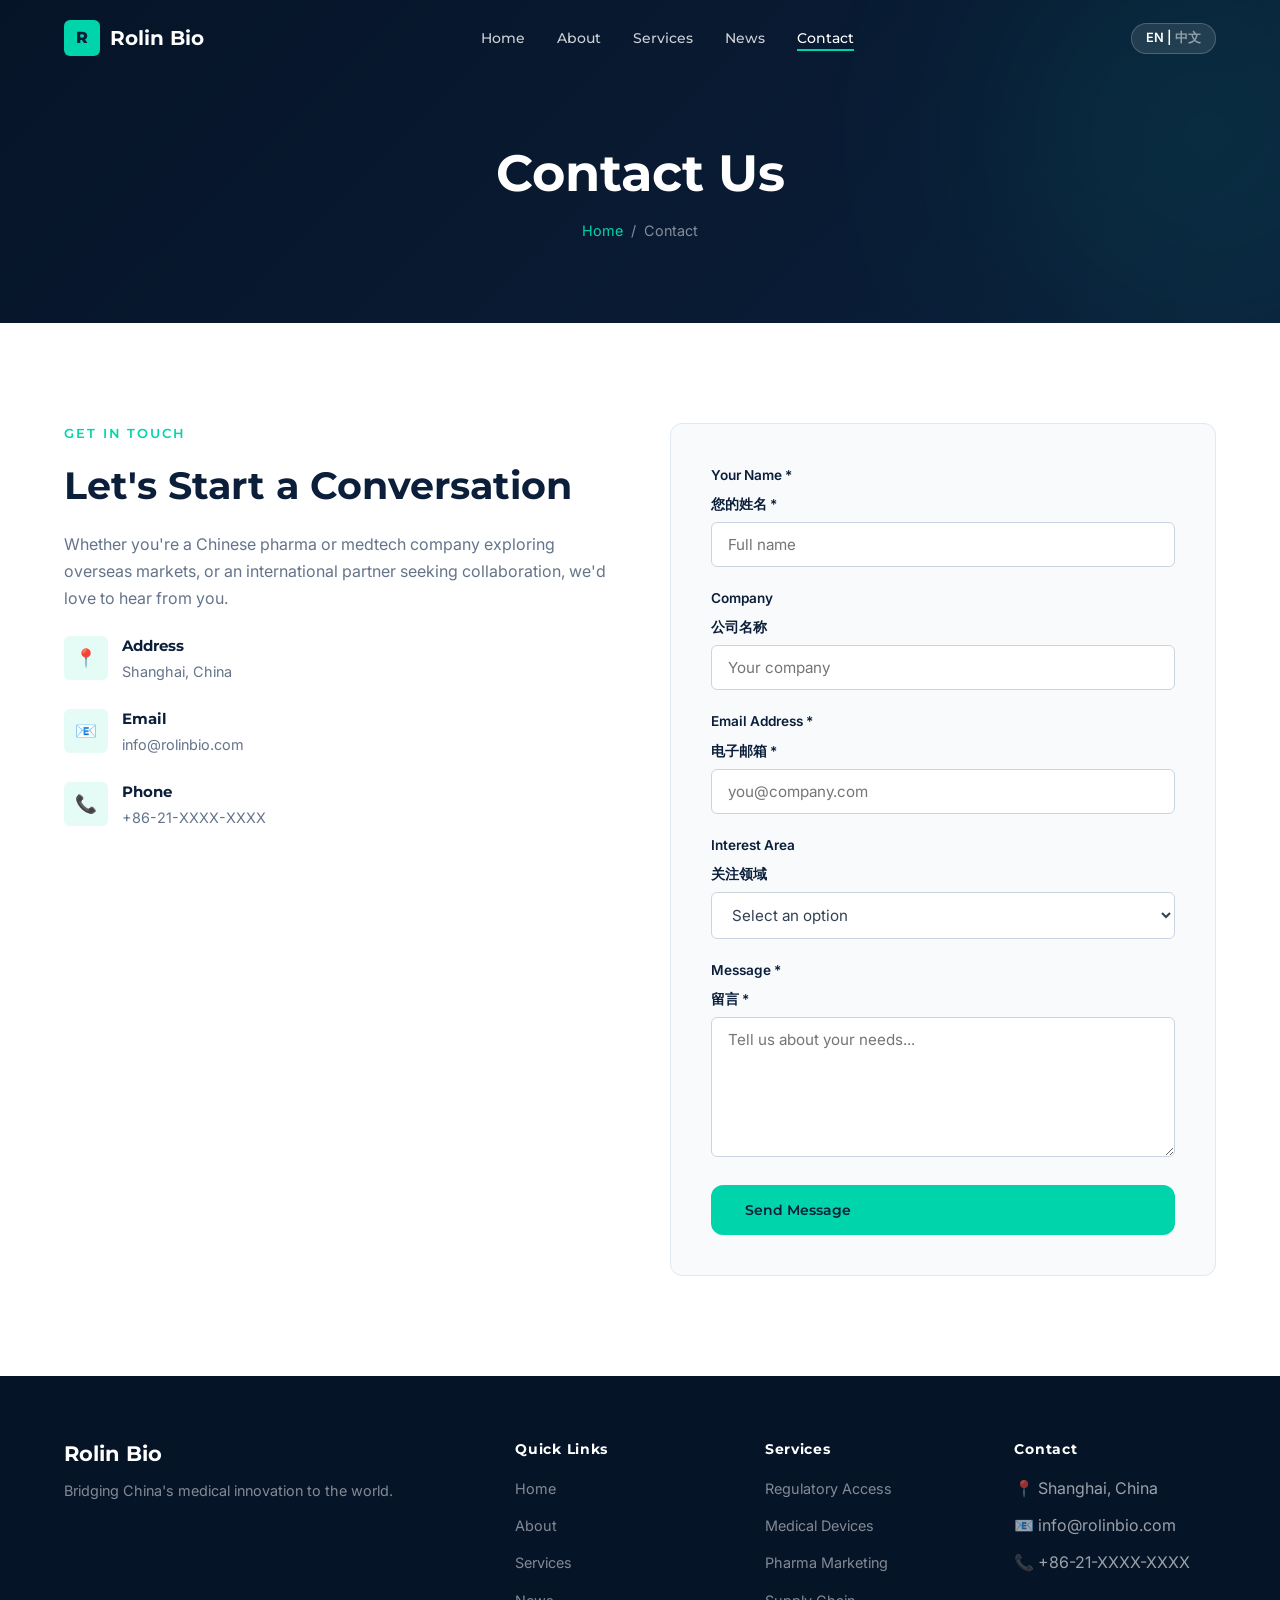
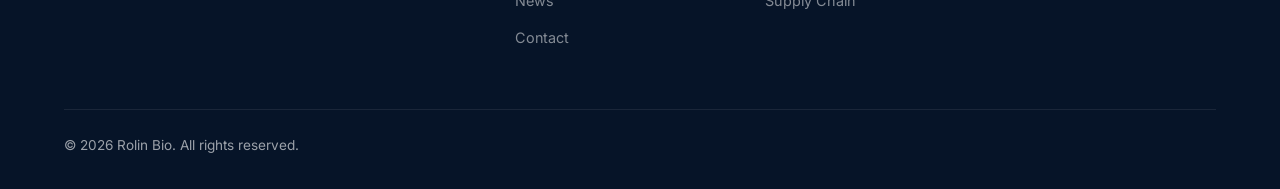
<file: contact.html>
<!DOCTYPE html>
<html lang="en" data-lang="en">
<head>
  <meta charset="UTF-8">
  <meta name="viewport" content="width=device-width, initial-scale=1.0">
  <meta name="description" content="Contact Rolin Bio - Get in touch for regulatory access, market consulting, and overseas commercialization support for Chinese pharmaceutical and medical device companies.">
  <title>Contact Us - Rolin Bio</title>
  <link rel="preconnect" href="https://fonts.googleapis.com">
  <link rel="preconnect" href="https://fonts.gstatic.com" crossorigin>
  <link href="https://fonts.googleapis.com/css2?family=Inter:wght@300;400;500;600;700&family=Montserrat:wght@500;600;700;800&display=swap" rel="stylesheet">
  <link rel="stylesheet" href="assets/css/style.css">
</head>
<body>

  <nav class="nav" id="navbar">
    <div class="container nav-inner">
      <a href="index.html" class="nav-logo">
        <span class="nav-logo-icon">R</span>
        <span>Rolin Bio</span>
      </a>
      <ul class="nav-links" id="navLinks">
        <li><a href="index.html">Home</a></li>
        <li><a href="about.html">About</a></li>
        <li><a href="services.html">Services</a></li>
        <li><a href="news/">News</a></li>
        <li><a href="contact.html" class="active">Contact</a></li>
      </ul>
      <div class="nav-actions">
        <button class="lang-switch" id="langSwitch" onclick="toggleLang()">
          <span class="active" data-lang-en="active">EN</span> | <span data-lang-zh="active">中文</span>
        </button>
        <button class="mobile-toggle" id="mobileToggle" onclick="toggleMobile()" aria-label="Toggle menu">&#9776;</button>
      </div>
    </div>
  </nav>

  <section class="page-header">
    <div class="container">
      <h1 lang="en">Contact Us</h1>
      <h1 lang="zh">联系我们</h1>
      <div class="breadcrumb">
        <a href="index.html">Home</a> &nbsp;/&nbsp; <span>Contact</span>
      </div>
    </div>
  </section>

  <section class="section">
    <div class="container">
      <div class="contact-grid">
        <div class="contact-info">
          <span class="section-label" lang="en">Get in Touch</span>
          <span class="section-label" lang="zh">取得联系</span>
          <h2 lang="en">Let's Start a Conversation</h2>
          <h2 lang="zh">开启对话</h2>
          <p lang="en">Whether you're a Chinese pharma or medtech company exploring overseas markets, or an international partner seeking collaboration, we'd love to hear from you.</p>
          <p lang="zh">无论您是正在探索海外市场的中国医药医疗器械企业，还是寻求合作的国际伙伴，我们期待与您交流。</p>

          <div class="contact-item">
            <div class="contact-item-icon">&#128205;</div>
            <div>
              <h4 lang="en">Address</h4>
              <h4 lang="zh">地址</h4>
              <span>Shanghai, China</span>
              <span lang="zh">中国 上海</span>
            </div>
          </div>
          <div class="contact-item">
            <div class="contact-item-icon">&#128231;</div>
            <div>
              <h4 lang="en">Email</h4>
              <h4 lang="zh">邮箱</h4>
              <span>info@rolinbio.com</span>
            </div>
          </div>
          <div class="contact-item">
            <div class="contact-item-icon">&#128222;</div>
            <div>
              <h4 lang="en">Phone</h4>
              <h4 lang="zh">电话</h4>
              <span>+86-21-XXXX-XXXX</span>
            </div>
          </div>
        </div>

        <form class="contact-form" id="contactForm" onsubmit="handleContactSubmit(event)">
          <div class="form-group">
            <label lang="en">Your Name *</label>
            <label lang="zh">您的姓名 *</label>
            <input type="text" required placeholder="Full name">
          </div>
          <div class="form-group">
            <label lang="en">Company</label>
            <label lang="zh">公司名称</label>
            <input type="text" placeholder="Your company">
          </div>
          <div class="form-group">
            <label lang="en">Email Address *</label>
            <label lang="zh">电子邮箱 *</label>
            <input type="email" required placeholder="you@company.com">
          </div>
          <div class="form-group">
            <label lang="en">Interest Area</label>
            <label lang="zh">关注领域</label>
            <select>
              <option value="" lang="en">Select an option</option>
              <option value="" lang="zh">请选择</option>
              <option value="regulatory" lang="en">Regulatory Access</option>
              <option value="regulatory" lang="zh">法规准入</option>
              <option value="devices" lang="en">Medical Devices</option>
              <option value="devices" lang="zh">医疗器械</option>
              <option value="pharma" lang="en">Pharma Marketing</option>
              <option value="pharma" lang="zh">药品市场营销</option>
              <option value="consulting" lang="en">Market Consulting</option>
              <option value="consulting" lang="zh">市场咨询</option>
              <option value="other" lang="en">Other</option>
              <option value="other" lang="zh">其他</option>
            </select>
          </div>
          <div class="form-group">
            <label lang="en">Message *</label>
            <label lang="zh">留言 *</label>
            <textarea required placeholder="Tell us about your needs..."></textarea>
          </div>
          <button type="submit" class="btn btn-primary" style="width:100%;">
            <span lang="en">Send Message</span>
            <span lang="zh">发送消息</span>
          </button>
          <p id="formSuccess" style="display:none; color: var(--teal-dark); margin-top: 12px; font-weight: 600; text-align: center;" lang="en">Thank you! We'll be in touch soon.</p>
          <p id="formSuccessZh" style="display:none; color: var(--teal-dark); margin-top: 12px; font-weight: 600; text-align: center;" lang="zh">感谢您的留言！我们会尽快与您联系。</p>
        </form>
      </div>
    </div>
  </section>

  <footer class="footer">
    <div class="container">
      <div class="footer-grid">
        <div class="footer-brand">
          <h3>Rolin Bio</h3>
          <p lang="en">Bridging China's medical innovation to the world.</p>
          <p lang="zh">连接中国医药创新与世界。</p>
        </div>
        <div>
          <h4>Quick Links</h4>
          <ul class="footer-links">
            <li><a href="index.html">Home</a></li><li><a href="about.html">About</a></li><li><a href="services.html">Services</a></li><li><a href="news/">News</a></li><li><a href="contact.html">Contact</a></li>
          </ul>
        </div>
        <div>
          <h4>Services</h4>
          <ul class="footer-links">
            <li><a href="services.html#regulatory">Regulatory Access</a></li><li><a href="services.html#devices">Medical Devices</a></li><li><a href="services.html#pharma">Pharma Marketing</a></li><li><a href="services.html#supply">Supply Chain</a></li>
          </ul>
        </div>
        <div>
          <h4>Contact</h4>
          <ul class="footer-links">
            <li>&#128205; Shanghai, China</li>
            <li>&#128231; info@rolinbio.com</li>
            <li>&#128222; +86-21-XXXX-XXXX</li>
          </ul>
        </div>
      </div>
      <div class="footer-bottom">
        <span>&copy; 2026 Rolin Bio. All rights reserved.</span>
      </div>
    </div>
  </footer>

  <script src="assets/js/main.js"></script>
</body>
</html>
</file>
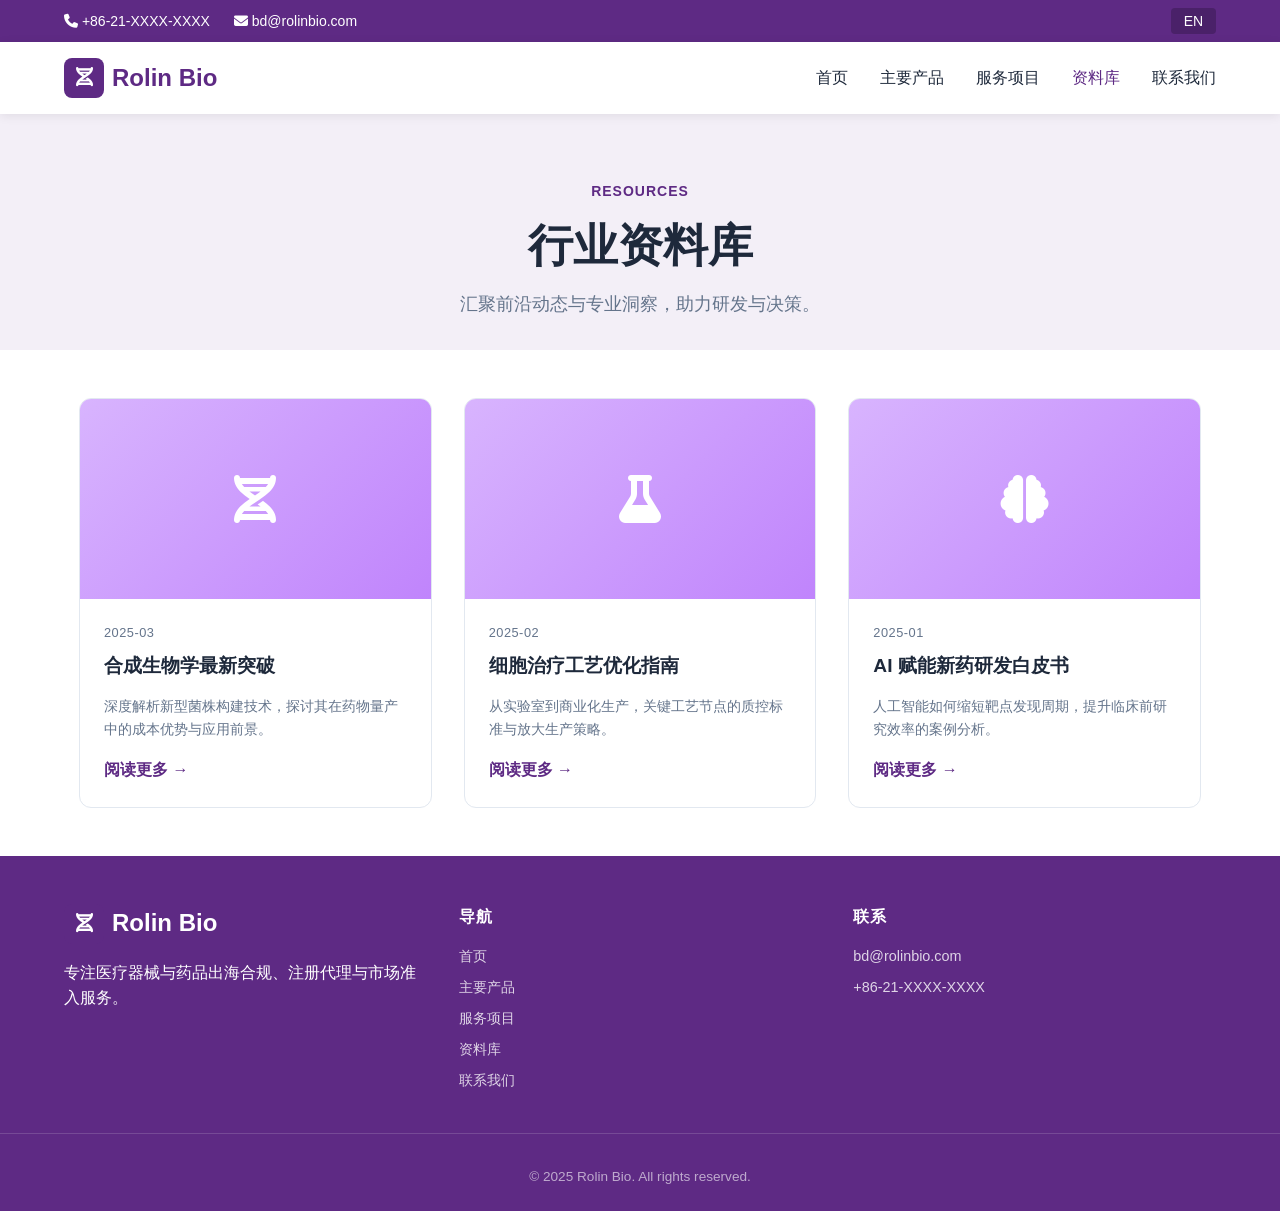
<file: library.html>
<!DOCTYPE html>
<html lang="zh-CN">
<head>
  <meta charset="UTF-8" />
  <meta name="viewport" content="width=device-width, initial-scale=1.0" />
  <title>Rolin Bio | 资料库</title>
  <link rel="stylesheet" href="https://cdnjs.cloudflare.com/ajax/libs/font-awesome/6.4.0/css/all.min.css" />
  <style>
    *{margin:0;padding:0;box-sizing:border-box}
    body{font-family:'Inter',-apple-system,BlinkMacSystemFont,'Segoe UI',Roboto,sans-serif;line-height:1.6;color:#1e293b;background:#fff}
    :root{--primary:#5E2A84;--primary-dark:#4A2169;--primary-light:#F3EFF7;--text-dark:#1e293b;--text-light:#64748b;--white:#fff;--border:#e2e8f0}
    .container{width:90%;max-width:1200px;margin:0 auto;padding:0 15px}
    .tag{display:inline-block;font-size:.875rem;font-weight:600;text-transform:uppercase;letter-spacing:1px;color:var(--primary);margin-bottom:.5rem}
    .btn{display:inline-block;padding:.75rem 1.5rem;border-radius:6px;text-decoration:none;font-weight:600;cursor:pointer;transition:all .3s ease;border:none}
    .btn-primary{background:var(--primary);color:var(--white)}.btn-primary:hover{background:var(--primary-dark)}
    .tb{background:var(--primary);color:var(--white);padding:.5rem 0}
    .tb-in{display:flex;justify-content:space-between;align-items:center;width:90%;max-width:1200px;margin:0 auto}
    .tb-l span{margin-right:1.5rem;font-size:.875rem}
    .tb-r .lang-btn{background:var(--primary-dark);color:var(--white);border:none;padding:.3rem .8rem;border-radius:4px;cursor:pointer;font-size:.875rem}
    .hb{background:var(--white);box-shadow:0 2px 10px rgba(0,0,0,.08);position:sticky;top:0;z-index:100}
    .hb-in{display:flex;justify-content:space-between;align-items:center;width:90%;max-width:1200px;margin:0 auto;padding:1rem 0}
    .logo{display:flex;align-items:center;text-decoration:none;font-size:1.5rem;font-weight:700;color:var(--primary)}
    .logo .ico{width:40px;height:40px;margin-right:.5rem;background:var(--primary);border-radius:8px;display:flex;align-items:center;justify-content:center;color:var(--white);font-size:1.2rem}
    .hm ul{display:flex;list-style:none}
    .hm li{margin-left:2rem}
    .hm a{text-decoration:none;color:var(--text-dark);font-weight:500;transition:color .3s}
    .hm a:hover,.hm a.active{color:var(--primary)}
    .hb-burger{display:none;flex-direction:column;justify-content:space-around;width:30px;height:25px;background:transparent;border:none;cursor:pointer}
    .hb-burger span{display:block;height:3px;width:100%;background:var(--text-dark);border-radius:3px}
    .page-header{padding:4rem 0 2rem;background:var(--primary-light);text-align:center}
    .page-header h1{font-size:2.8rem;color:var(--text-dark);margin-bottom:.5rem}
    .page-header p{color:var(--text-light);font-size:1.1rem;max-width:600px;margin:0 auto}
    .library-grid{display:grid;grid-template-columns:repeat(auto-fit,minmax(300px,1fr));gap:2rem;padding:3rem 0}
    .library-card{background:var(--white);border:1px solid var(--border);border-radius:12px;overflow:hidden;transition:box-shadow .3s}
    .library-card:hover{box-shadow:0 12px 24px rgba(0,0,0,.06)}
    .library-card .image{height:200px;background:linear-gradient(135deg,#d8b4fe,#c084fc);display:flex;align-items:center;justify-content:center;color:var(--white);font-size:3rem}
    .library-card .content{padding:1.5rem}
    .library-card .date{font-size:.8rem;color:var(--text-light);margin-bottom:.5rem;text-transform:uppercase;letter-spacing:.5px}
    .library-card h3{font-size:1.2rem;color:var(--text-dark);margin-bottom:.8rem}
    .library-card p{color:var(--text-light);font-size:.9rem;margin-bottom:1rem}
    .library-card .link{color:var(--primary);font-weight:600;text-decoration:none}
    .ft{background:var(--primary);color:var(--white);padding:3rem 0 1.5rem}
    .fg{display:grid;grid-template-columns:repeat(auto-fit,minmax(200px,1fr));gap:2rem;width:90%;max-width:1200px;margin:0 auto}
    .fb .logo{color:var(--white);margin-bottom:1rem}
    .ff h4{font-size:1rem;margin-bottom:1rem;text-transform:uppercase;letter-spacing:1px}
    .ff a,.ff p{color:rgba(255,255,255,.8);text-decoration:none;display:block;margin-bottom:.5rem;font-size:.9rem}
    .ff a:hover{color:var(--white)}
    .fbot{text-align:center;padding-top:2rem;margin-top:2rem;border-top:1px solid rgba(255,255,255,.15);font-size:.85rem;color:rgba(255,255,255,.6)}
    @media(max-width:868px){
      .hm ul{display:none;flex-direction:column;background:var(--white);position:absolute;top:73px;left:0;width:100%;padding:1.5rem;box-shadow:0 8px 16px rgba(0,0,0,.1)}
      .hm ul.open{display:flex}
      .hm li{margin:.5rem 0}
      .hb-burger{display:flex}
    }
  </style>
</head>
<body>
<div class="tb"><div class="tb-in">
  <div class="tb-l"><span><i class="fa-solid fa-phone"></i> +86-21-XXXX-XXXX</span><span><i class="fa-solid fa-envelope"></i> bd@rolinbio.com</span></div>
  <div class="tb-r"><button id="langBtn" class="lang-btn">EN</button></div>
</div></div>
<header class="hb"><div class="hb-in">
  <a href="index.html" class="logo"><span class="ico"><i class="fa-solid fa-dna"></i></span> Rolin Bio</a>
  <nav class="hm"><ul id="menu">
    <li><a href="index.html" data-i18n="m-home">首页</a></li>
    <li><a href="product.html" data-i18n="m-prod">主要产品</a></li>
    <li><a href="services.html" data-i18n="m-serv">服务项目</a></li>
    <li><a href="library.html" class="active" data-i18n="m-lib">资料库</a></li>
    <li><a href="contact.html" data-i18n="m-contact">联系我们</a></li>
  </ul></nav>
  <button class="hb-burger" id="burgerBtn" aria-label="菜单"><span></span><span></span><span></span></button>
</div></header>
<section class="page-header"><div class="container">
  <span class="tag" data-i18n="l-tag">RESOURCES</span>
  <h1 data-i18n="l-title">行业资料库</h1>
  <p data-i18n="l-lead">汇聚前沿动态与专业洞察，助力研发与决策。</p>
</div></section>
<div class="container"><div class="library-grid">
  <div class="library-card"><div class="image"><i class="fa-solid fa-dna"></i></div><div class="content"><div class="date" data-i18n="l1-date">2025-03</div><h3 data-i18n="l1-t">合成生物学最新突破</h3><p data-i18n="l1-d">深度解析新型菌株构建技术，探讨其在药物量产中的成本优势与应用前景。</p><a href="#" class="link" data-i18n="read-more">阅读更多 →</a></div></div>
  <div class="library-card"><div class="image"><i class="fa-solid fa-flask"></i></div><div class="content"><div class="date" data-i18n="l2-date">2025-02</div><h3 data-i18n="l2-t">细胞治疗工艺优化指南</h3><p data-i18n="l2-d">从实验室到商业化生产，关键工艺节点的质控标准与放大生产策略。</p><a href="#" class="link" data-i18n="read-more">阅读更多 →</a></div></div>
  <div class="library-card"><div class="image"><i class="fa-solid fa-brain"></i></div><div class="content"><div class="date" data-i18n="l3-date">2025-01</div><h3 data-i18n="l3-t">AI 赋能新药研发白皮书</h3><p data-i18n="l3-d">人工智能如何缩短靶点发现周期，提升临床前研究效率的案例分析。</p><a href="#" class="link" data-i18n="read-more">阅读更多 →</a></div></div>
</div></div>
<footer class="ft"><div class="fg">
  <div class="fb"><a href="index.html" class="logo"><span class="ico"><i class="fa-solid fa-dna"></i></span> Rolin Bio</a><p data-i18n="f-desc">专注医疗器械与药品出海合规、注册代理与市场准入服务。</p></div>
  <div class="ff"><h4 data-i18n="nav">导航</h4><a href="index.html" data-i18n="m-home">首页</a><a href="product.html" data-i18n="m-prod">主要产品</a><a href="services.html" data-i18n="m-serv">服务项目</a><a href="library.html" data-i18n="m-lib">资料库</a><a href="contact.html" data-i18n="m-contact">联系我们</a></div>
  <div class="ff"><h4 data-i18n="contact">联系</h4><p data-i18n="contact-email">bd@rolinbio.com</p><p data-i18n="contact-tel">+86-21-XXXX-XXXX</p></div>
</div><div class="fbot"><span>&copy; 2025 Rolin Bio. All rights reserved.</span></div></footer>
<script>
const L={zh:{"site-title":"Rolin Bio | 资料库","m-home":"首页","m-prod":"主要产品","m-serv":"服务项目","m-lib":"资料库","m-contact":"联系我们","l-tag":"RESOURCES","l-title":"行业资料库","l-lead":"汇聚前沿动态与专业洞察，助力研发与决策。","l1-date":"2025-03","l1-t":"合成生物学最新突破","l1-d":"深度解析新型菌株构建技术，探讨其在药物量产中的成本优势与应用前景。","l2-date":"2025-02","l2-t":"细胞治疗工艺优化指南","l2-d":"从实验室到商业化生产，关键工艺节点的质控标准与放大生产策略。","l3-date":"2025-01","l3-t":"AI 赋能新药研发白皮书","l3-d":"人工智能如何缩短靶点发现周期，提升临床前研究效率的案例分析。","read-more":"阅读更多 →","nav":"导航","contact":"联系","contact-email":"bd@rolinbio.com","contact-tel":"+86-21-XXXX-XXXX","f-desc":"专注医疗器械与药品出海合规、注册代理与市场准入服务。"},
en:{"site-title":"Rolin Bio | Resources","m-home":"Home","m-prod":"Products","m-serv":"Services","m-lib":"Resources","m-contact":"Contact","l-tag":"RESOURCES","l-title":"Industry Library","l-lead":"Curated insights and updates to support your R&D and decision-making.","l1-date":"Mar 2025","l1-t":"Latest Breakthroughs in Synthetic Biology","l1-d":"In-depth analysis of novel strain construction technology and its cost advantages in drug production.","l2-date":"Feb 2025","l2-t":"Cell Therapy Process Optimization Guide","l2-d":"Quality control standards and scale-up strategies from lab to commercial manufacturing.","l3-date":"Jan 2025","l3-t":"AI-Empowered Drug R&D White Paper","l3-d":"Case studies on how AI shortens target discovery cycles and improves preclinical efficiency.","read-more":"Read more →","nav":"Navigation","contact":"Contact","contact-email":"bd@rolinbio.com","contact-tel":"+86-21-XXXX-XXXX","f-desc":"Specializing in medtech & pharma export compliance, registration agency and market access services."}};
let currentLang='zh';function renderLang(lang){const t=L[lang]||L.zh;document.querySelectorAll('[data-i18n]').forEach(el=>{const key=el.getAttribute('data-i18n');if(t[key]!==undefined)el.innerHTML=t[key]});document.title=t['site-title']||'Rolin Bio';const btn=document.getElementById('langBtn');if(btn)btn.textContent=(lang==='zh'?'EN':'中文');document.documentElement.lang=lang;currentLang=lang}
document.addEventListener('DOMContentLoaded',()=>{document.getElementById('langBtn')?.addEventListener('click',()=>{renderLang(currentLang==='zh'?'en':'zh')});document.getElementById('burgerBtn')?.addEventListener('click',()=>{document.getElementById('menu')?.classList.toggle('open')});renderLang('zh')});
</script>
</body>
</html>
</file>
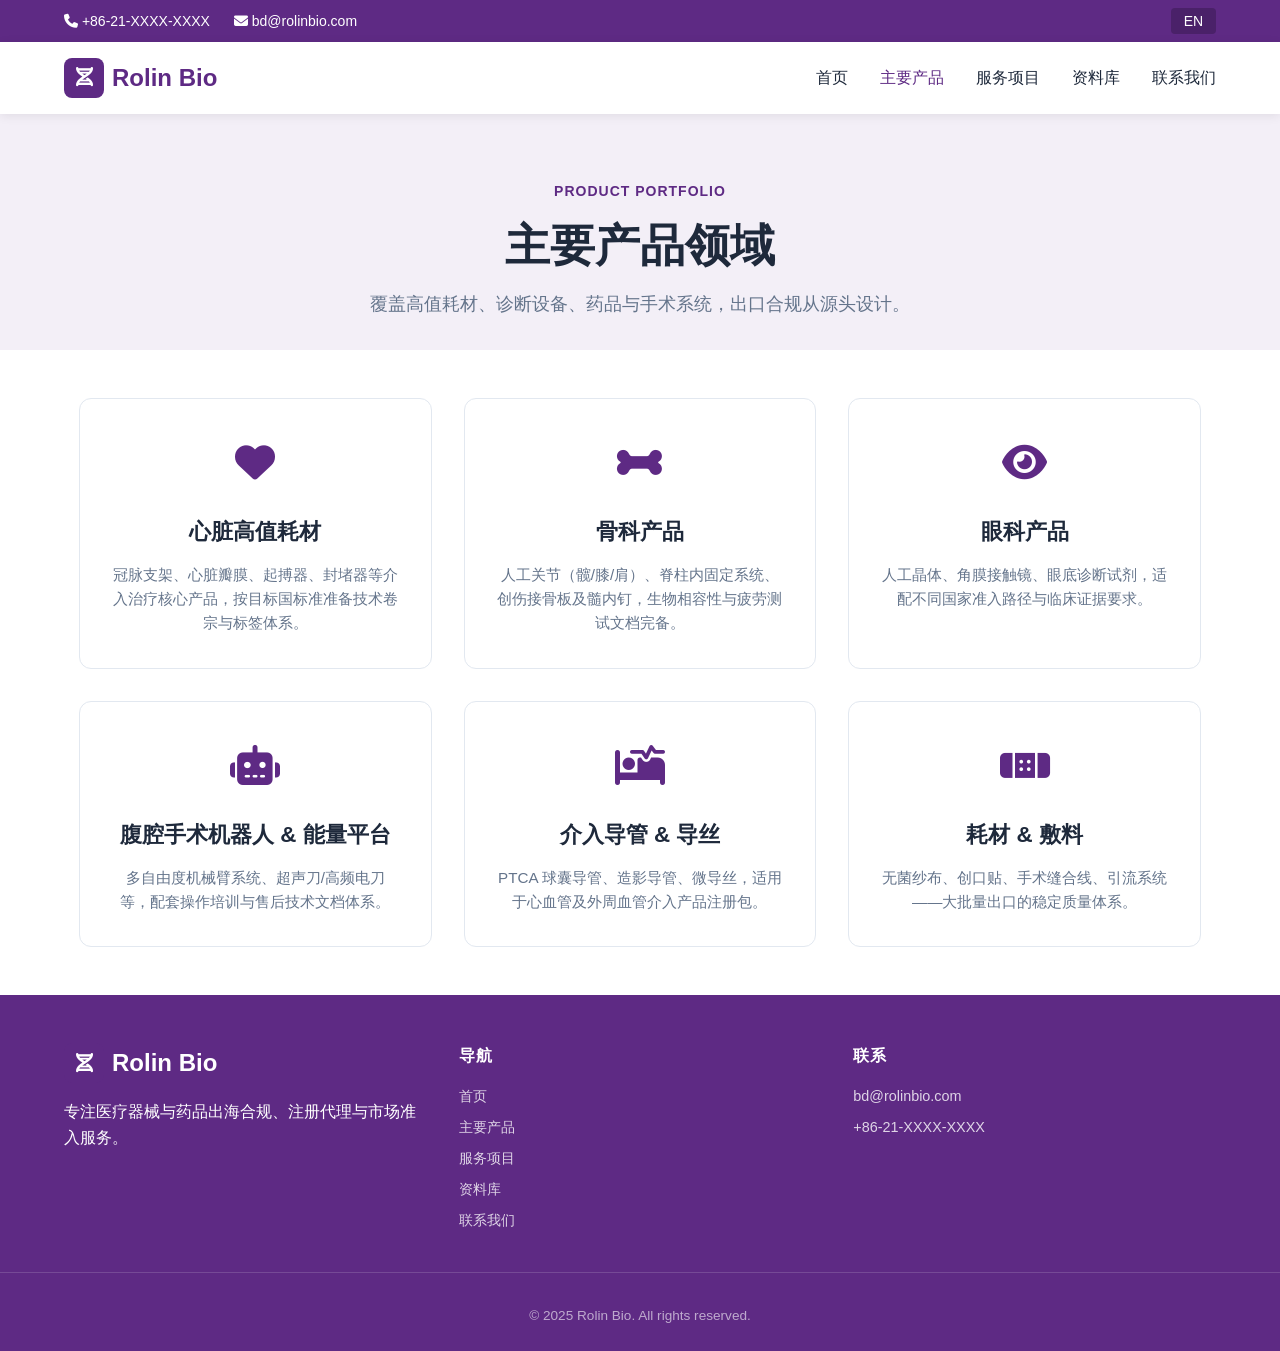
<file: product.html>
<!DOCTYPE html>
<html lang="zh-CN">
<head>
  <meta charset="UTF-8" />
  <meta name="viewport" content="width=device-width, initial-scale=1.0" />
  <title>Rolin Bio | 主要产品</title>
  <link rel="stylesheet" href="https://cdnjs.cloudflare.com/ajax/libs/font-awesome/6.4.0/css/all.min.css" />
  <style>
    /* 与首页完全相同，可复用。为节省篇幅，此处省略，实际使用时复制首页的 <style> 内容 */
    /* 但为了独立运行，下面给出完整样式（与首页一致） */
    *{margin:0;padding:0;box-sizing:border-box}
    body{font-family:'Inter',-apple-system,BlinkMacSystemFont,'Segoe UI',Roboto,sans-serif;line-height:1.6;color:#1e293b;background:#fff}
    :root{--primary:#5E2A84;--primary-dark:#4A2169;--primary-light:#F3EFF7;--text-dark:#1e293b;--text-light:#64748b;--white:#fff;--border:#e2e8f0}
    .container{width:90%;max-width:1200px;margin:0 auto;padding:0 15px}
    .tag{display:inline-block;font-size:.875rem;font-weight:600;text-transform:uppercase;letter-spacing:1px;color:var(--primary);margin-bottom:.5rem}
    .btn{display:inline-block;padding:.75rem 1.5rem;border-radius:6px;text-decoration:none;font-weight:600;cursor:pointer;transition:all .3s ease;border:none}
    .btn-primary{background:var(--primary);color:var(--white)}.btn-primary:hover{background:var(--primary-dark)}
    .tb{background:var(--primary);color:var(--white);padding:.5rem 0}
    .tb-in{display:flex;justify-content:space-between;align-items:center;width:90%;max-width:1200px;margin:0 auto}
    .tb-l span{margin-right:1.5rem;font-size:.875rem}
    .tb-r .lang-btn{background:var(--primary-dark);color:var(--white);border:none;padding:.3rem .8rem;border-radius:4px;cursor:pointer;font-size:.875rem}
    .hb{background:var(--white);box-shadow:0 2px 10px rgba(0,0,0,.08);position:sticky;top:0;z-index:100}
    .hb-in{display:flex;justify-content:space-between;align-items:center;width:90%;max-width:1200px;margin:0 auto;padding:1rem 0}
    .logo{display:flex;align-items:center;text-decoration:none;font-size:1.5rem;font-weight:700;color:var(--primary)}
    .logo .ico{width:40px;height:40px;margin-right:.5rem;background:var(--primary);border-radius:8px;display:flex;align-items:center;justify-content:center;color:var(--white);font-size:1.2rem}
    .hm ul{display:flex;list-style:none}
    .hm li{margin-left:2rem}
    .hm a{text-decoration:none;color:var(--text-dark);font-weight:500;transition:color .3s}
    .hm a:hover,.hm a.active{color:var(--primary)}
    .hb-burger{display:none;flex-direction:column;justify-content:space-around;width:30px;height:25px;background:transparent;border:none;cursor:pointer}
    .hb-burger span{display:block;height:3px;width:100%;background:var(--text-dark);border-radius:3px}
    .page-header{padding:4rem 0 2rem;background:var(--primary-light);text-align:center}
    .page-header h1{font-size:2.8rem;color:var(--text-dark);margin-bottom:.5rem}
    .page-header p{color:var(--text-light);font-size:1.1rem;max-width:600px;margin:0 auto}
    .products-grid{display:grid;grid-template-columns:repeat(auto-fit,minmax(280px,1fr));gap:2rem;padding:3rem 0}
    .card{background:var(--white);border:1px solid var(--border);border-radius:12px;padding:2rem;text-align:center;transition:transform .3s,box-shadow .3s}
    .card:hover{transform:translateY(-5px);box-shadow:0 12px 24px rgba(0,0,0,.06)}
    .card .icon{font-size:2.5rem;color:var(--primary);margin-bottom:1.2rem}
    .card h3{font-size:1.4rem;margin-bottom:.8rem;color:var(--text-dark)}
    .card p{color:var(--text-light);font-size:.95rem}
    .ft{background:var(--primary);color:var(--white);padding:3rem 0 1.5rem}
    .fg{display:grid;grid-template-columns:repeat(auto-fit,minmax(200px,1fr));gap:2rem;width:90%;max-width:1200px;margin:0 auto}
    .fb .logo{color:var(--white);margin-bottom:1rem}
    .ff h4{font-size:1rem;margin-bottom:1rem;text-transform:uppercase;letter-spacing:1px}
    .ff a,.ff p{color:rgba(255,255,255,.8);text-decoration:none;display:block;margin-bottom:.5rem;font-size:.9rem}
    .ff a:hover{color:var(--white)}
    .fbot{text-align:center;padding-top:2rem;margin-top:2rem;border-top:1px solid rgba(255,255,255,.15);font-size:.85rem;color:rgba(255,255,255,.6)}
    @media(max-width:868px){
      .hm ul{display:none;flex-direction:column;background:var(--white);position:absolute;top:73px;left:0;width:100%;padding:1.5rem;box-shadow:0 8px 16px rgba(0,0,0,.1)}
      .hm ul.open{display:flex}
      .hm li{margin:.5rem 0}
      .hb-burger{display:flex}
    }
  </style>
</head>
<body>
<div class="tb"><div class="tb-in">
  <div class="tb-l"><span><i class="fa-solid fa-phone"></i> +86-21-XXXX-XXXX</span><span><i class="fa-solid fa-envelope"></i> bd@rolinbio.com</span></div>
  <div class="tb-r"><button id="langBtn" class="lang-btn">EN</button></div>
</div></div>
<header class="hb"><div class="hb-in">
  <a href="index.html" class="logo"><span class="ico"><i class="fa-solid fa-dna"></i></span> Rolin Bio</a>
  <nav class="hm"><ul id="menu">
    <li><a href="index.html" data-i18n="m-home">首页</a></li>
    <li><a href="product.html" class="active" data-i18n="m-prod">主要产品</a></li>
    <li><a href="services.html" data-i18n="m-serv">服务项目</a></li>
    <li><a href="library.html" data-i18n="m-lib">资料库</a></li>
    <li><a href="contact.html" data-i18n="m-contact">联系我们</a></li>
  </ul></nav>
  <button class="hb-burger" id="burgerBtn" aria-label="菜单"><span></span><span></span><span></span></button>
</div></header>
<section class="page-header"><div class="container">
  <span class="tag" data-i18n="p-tag">PRODUCT PORTFOLIO</span>
  <h1 data-i18n="p-title">主要产品领域</h1>
  <p data-i18n="p-lead">覆盖高值耗材、诊断设备、药品与手术系统，出口合规从源头设计。</p>
</div></section>
<div class="container"><div class="products-grid">
  <div class="card"><div class="icon"><i class="fa-solid fa-heart"></i></div><h3 data-i18n="p1-t">心脏高值耗材</h3><p data-i18n="p1-d">冠脉支架、心脏瓣膜、起搏器、封堵器等介入治疗核心产品，按目标国标准准备技术卷宗与标签体系。</p></div>
  <div class="card"><div class="icon"><i class="fa-solid fa-bone"></i></div><h3 data-i18n="p2-t">骨科产品</h3><p data-i18n="p2-d">人工关节（髋/膝/肩）、脊柱内固定系统、创伤接骨板及髓内钉，生物相容性与疲劳测试文档完备。</p></div>
  <div class="card"><div class="icon"><i class="fa-solid fa-eye"></i></div><h3 data-i18n="p3-t">眼科产品</h3><p data-i18n="p3-d">人工晶体、角膜接触镜、眼底诊断试剂，适配不同国家准入路径与临床证据要求。</p></div>
  <div class="card"><div class="icon"><i class="fa-solid fa-robot"></i></div><h3 data-i18n="p4-t">腹腔手术机器人 & 能量平台</h3><p data-i18n="p4-d">多自由度机械臂系统、超声刀/高频电刀等，配套操作培训与售后技术文档体系。</p></div>
  <div class="card"><div class="icon"><i class="fa-solid fa-procedures"></i></div><h3 data-i18n="p5-t">介入导管 & 导丝</h3><p data-i18n="p5-d">PTCA 球囊导管、造影导管、微导丝，适用于心血管及外周血管介入产品注册包。</p></div>
  <div class="card"><div class="icon"><i class="fa-solid fa-bandage"></i></div><h3 data-i18n="p6-t">耗材 & 敷料</h3><p data-i18n="p6-d">无菌纱布、创口贴、手术缝合线、引流系统——大批量出口的稳定质量体系。</p></div>
</div></div>
<footer class="ft"><div class="fg">
  <div class="fb"><a href="index.html" class="logo"><span class="ico"><i class="fa-solid fa-dna"></i></span> Rolin Bio</a><p data-i18n="f-desc">专注医疗器械与药品出海合规、注册代理与市场准入服务。</p></div>
  <div class="ff"><h4 data-i18n="nav">导航</h4><a href="index.html" data-i18n="m-home">首页</a><a href="product.html" data-i18n="m-prod">主要产品</a><a href="services.html" data-i18n="m-serv">服务项目</a><a href="library.html" data-i18n="m-lib">资料库</a><a href="contact.html" data-i18n="m-contact">联系我们</a></div>
  <div class="ff"><h4 data-i18n="contact">联系</h4><p data-i18n="contact-email">bd@rolinbio.com</p><p data-i18n="contact-tel">+86-21-XXXX-XXXX</p></div>
</div><div class="fbot"><span>&copy; 2025 Rolin Bio. All rights reserved.</span></div></footer>
<script>
const L={zh:{"site-title":"Rolin Bio | 主要产品","m-home":"首页","m-prod":"主要产品","m-serv":"服务项目","m-lib":"资料库","m-contact":"联系我们","p-tag":"PRODUCT PORTFOLIO","p-title":"主要产品领域","p-lead":"覆盖高值耗材、诊断设备、药品与手术系统，出口合规从源头设计。","p1-t":"心脏高值耗材","p1-d":"冠脉支架、心脏瓣膜、起搏器、封堵器等介入治疗核心产品，按目标国标准准备技术卷宗与标签体系。","p2-t":"骨科产品","p2-d":"人工关节（髋/膝/肩）、脊柱内固定系统、创伤接骨板及髓内钉，生物相容性与疲劳测试文档完备。","p3-t":"眼科产品","p3-d":"人工晶体、角膜接触镜、眼底诊断试剂，适配不同国家准入路径与临床证据要求。","p4-t":"腹腔手术机器人 & 能量平台","p4-d":"多自由度机械臂系统、超声刀/高频电刀等，配套操作培训与售后技术文档体系。","p5-t":"介入导管 & 导丝","p5-d":"PTCA 球囊导管、造影导管、微导丝，适用于心血管及外周血管介入产品注册包。","p6-t":"耗材 & 敷料","p6-d":"无菌纱布、创口贴、手术缝合线、引流系统——大批量出口的稳定质量体系。","nav":"导航","contact":"联系","contact-email":"bd@rolinbio.com","contact-tel":"+86-21-XXXX-XXXX","f-desc":"专注医疗器械与药品出海合规、注册代理与市场准入服务。"},
en:{"site-title":"Rolin Bio | Products","m-home":"Home","m-prod":"Products","m-serv":"Services","m-lib":"Resources","m-contact":"Contact","p-tag":"PRODUCT PORTFOLIO","p-title":"Core Product Areas","p-lead":"Covering high-value devices, diagnostics, pharma and surgical systems — with export compliance built in from day one.","p1-t":"Cardiac High-Value Consumables","p1-d":"PTCA/stents, heart valves, pacemakers, occluders — prepare technical files & labeling per target market standards.","p2-t":"Orthopedic Products","p2-d":"Joint arthroplasty (hip/knee/shoulder), spinal fixation, trauma plating/nails — full biocompatibility & fatigue test dossier support.","p3-t":"Ophthalmic Products","p3-d":"IOLs, contact lenses, retinal diagnostic kits — adapted to different countries' evidence requirements.","p4-t":"Laparoscopic Robots & Energy Platforms","p4-d":"Multi-DOF manipulators, ultrasonic scalpels/ESUs — with operator training & after-sales tech-documentation.","p5-t":"Interventional Catheters & Guidewires","p5-d":"PTCA balloon catheters, diagnostic catheters, microwires — integrated into cardiovascular & peripheral intervention registration packages.","p6-t":"Consumables & Dressings","p6-d":"Sterile gauze, wound dressings, sutures, drains — stable quality system for high-volume export.","nav":"Navigation","contact":"Contact","contact-email":"bd@rolinbio.com","contact-tel":"+86-21-XXXX-XXXX","f-desc":"Specializing in medtech & pharma export compliance, registration agency and market access services."}};
let currentLang='zh';function renderLang(lang){const t=L[lang]||L.zh;document.querySelectorAll('[data-i18n]').forEach(el=>{const key=el.getAttribute('data-i18n');if
</file>
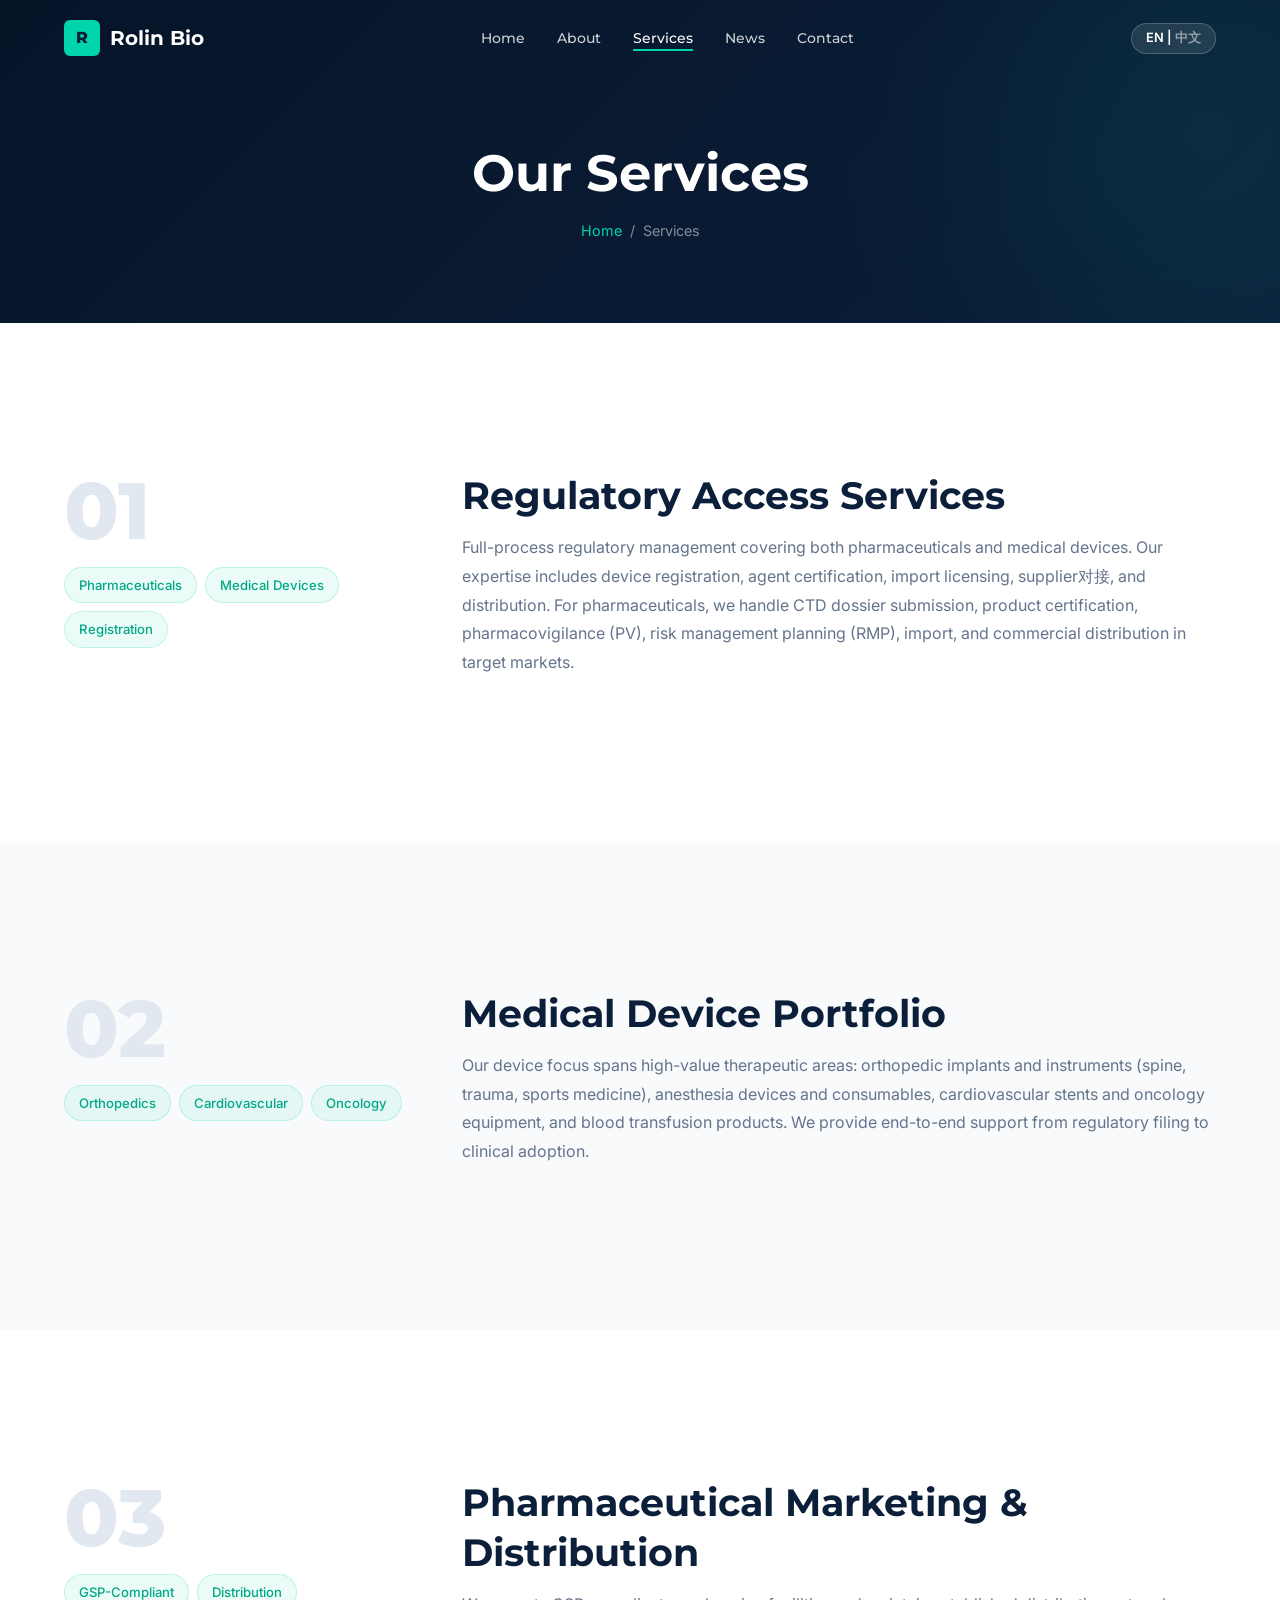
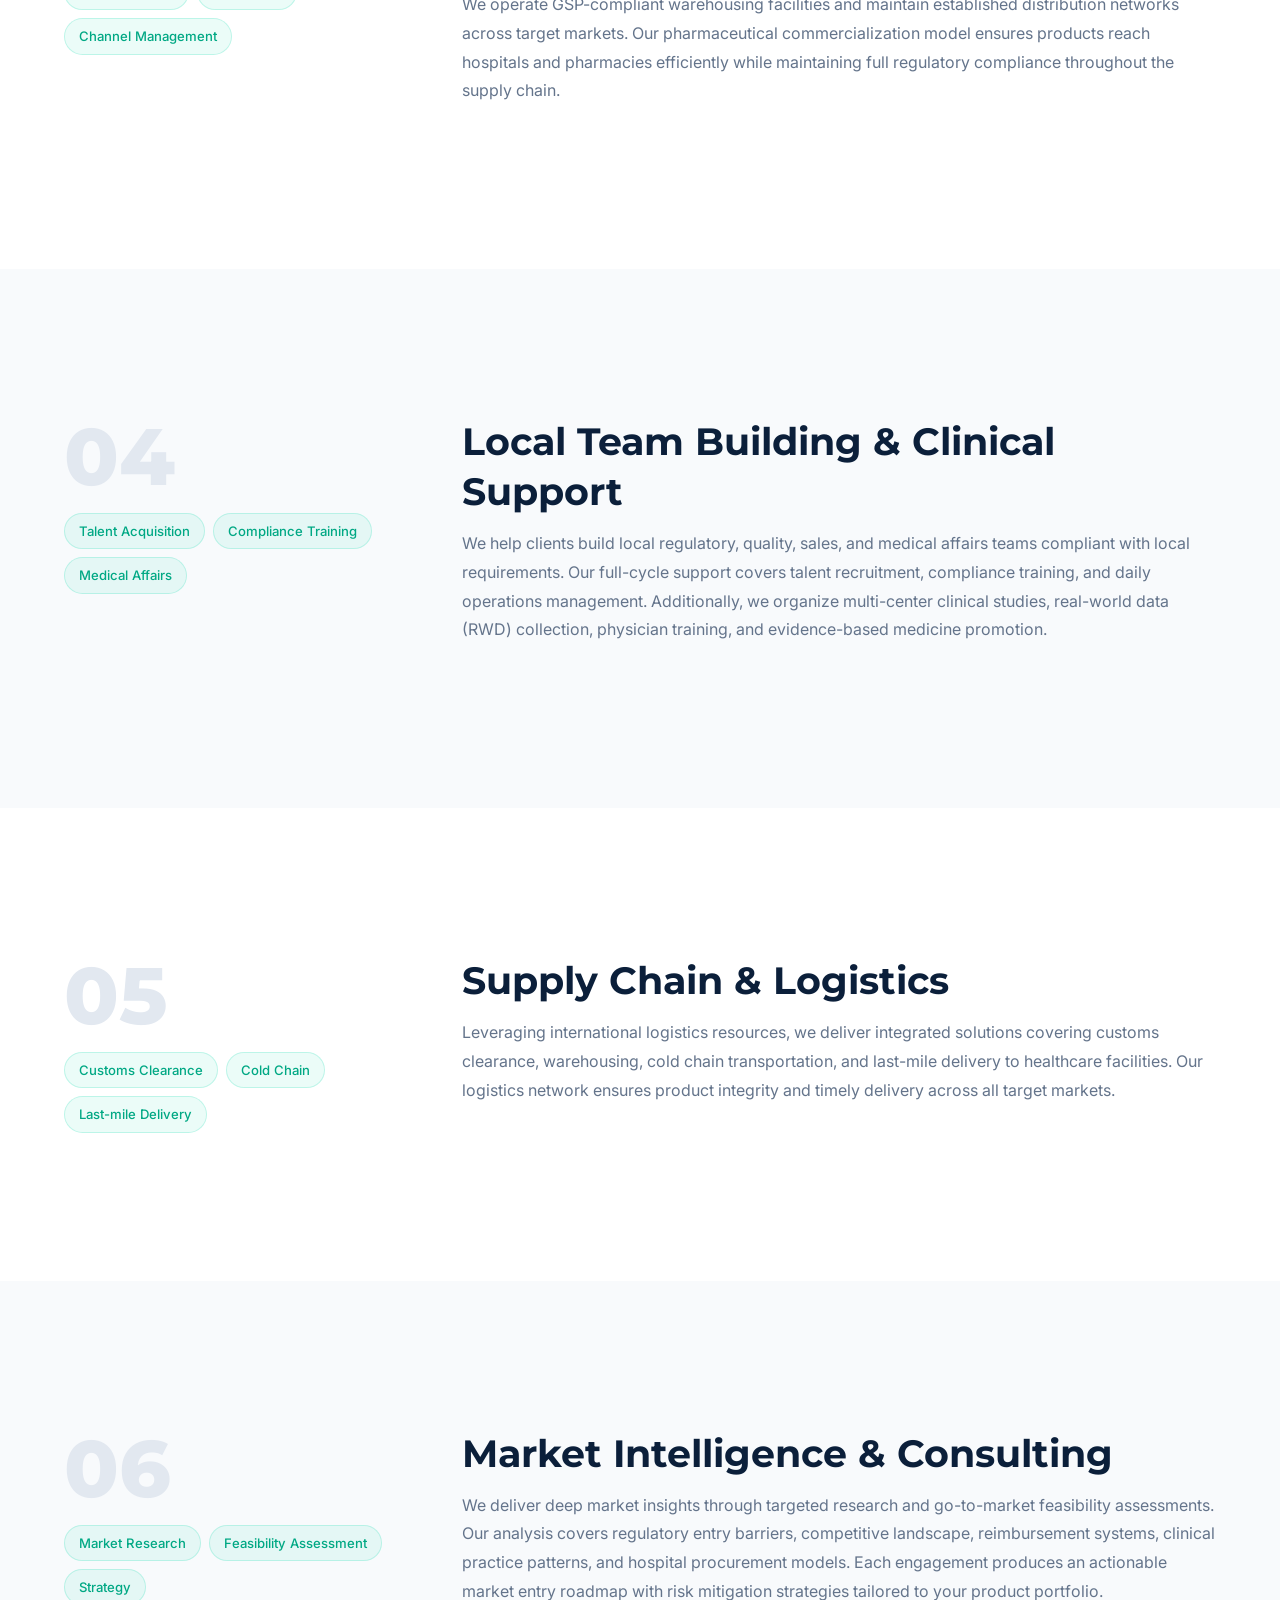
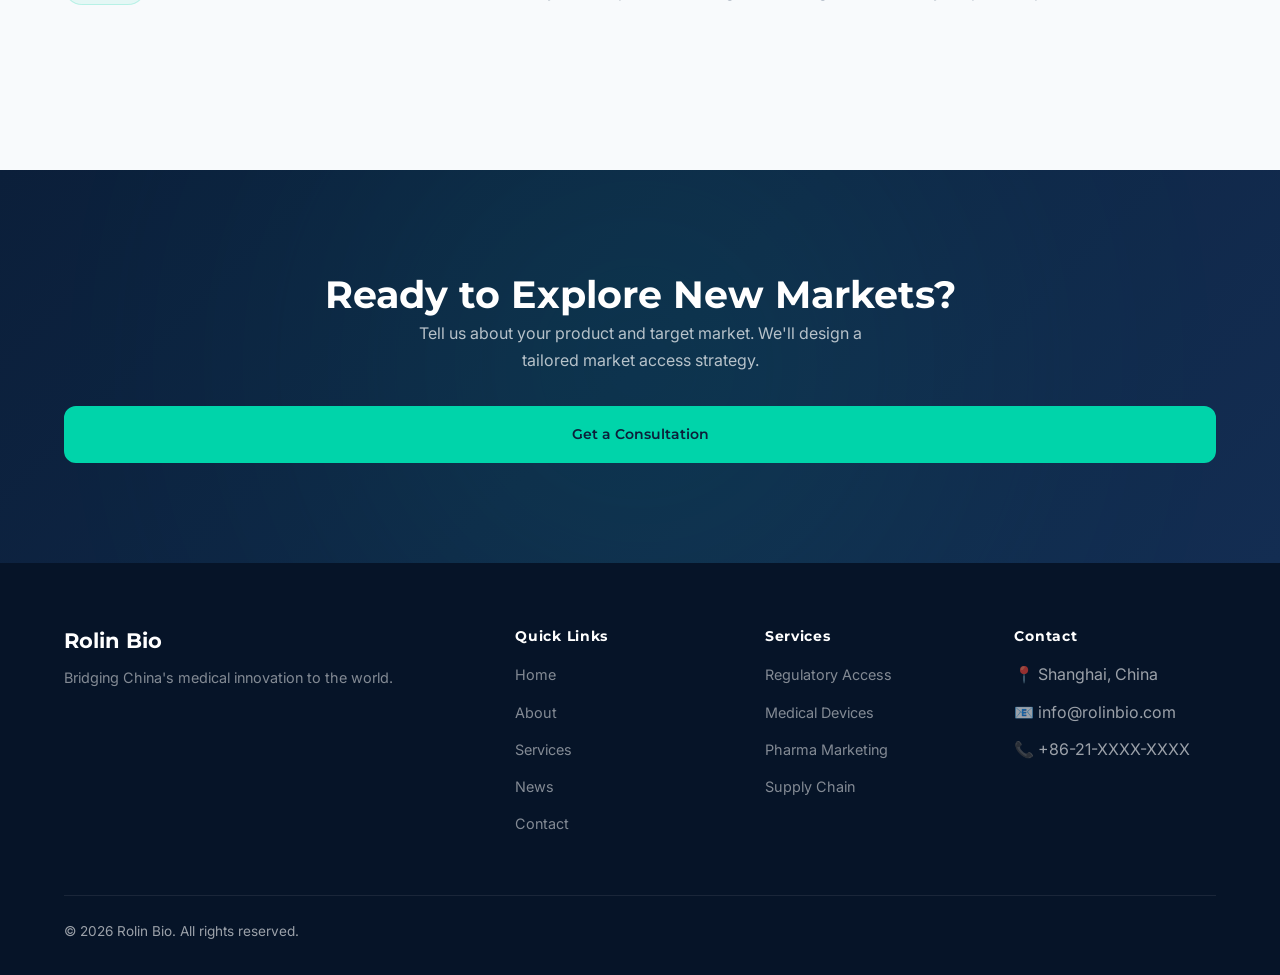
<file: services.html>
<!DOCTYPE html>
<html lang="en" data-lang="en">
<head>
  <meta charset="UTF-8">
  <meta name="viewport" content="width=device-width, initial-scale=1.0">
  <meta name="description" content="Rolin Bio services - Regulatory access, medical devices, pharma marketing, local team building, supply chain, and consulting for Southeast Asia and MENA markets.">
  <title>Services - Rolin Bio</title>
  <link rel="preconnect" href="https://fonts.googleapis.com">
  <link rel="preconnect" href="https://fonts.gstatic.com" crossorigin>
  <link href="https://fonts.googleapis.com/css2?family=Inter:wght@300;400;500;600;700&family=Montserrat:wght@500;600;700;800&display=swap" rel="stylesheet">
  <link rel="stylesheet" href="assets/css/style.css">
</head>
<body>

  <nav class="nav" id="navbar">
    <div class="container nav-inner">
      <a href="index.html" class="nav-logo">
        <span class="nav-logo-icon">R</span>
        <span>Rolin Bio</span>
      </a>
      <ul class="nav-links" id="navLinks">
        <li><a href="index.html">Home</a></li>
        <li><a href="about.html">About</a></li>
        <li><a href="services.html" class="active">Services</a></li>
        <li><a href="news/">News</a></li>
        <li><a href="contact.html">Contact</a></li>
      </ul>
      <div class="nav-actions">
        <button class="lang-switch" id="langSwitch" onclick="toggleLang()">
          <span class="active" data-lang-en="active">EN</span> | <span data-lang-zh="active">中文</span>
        </button>
        <button class="mobile-toggle" id="mobileToggle" onclick="toggleMobile()" aria-label="Toggle menu">&#9776;</button>
      </div>
    </div>
  </nav>

  <section class="page-header">
    <div class="container">
      <h1 lang="en">Our Services</h1>
      <h1 lang="zh">业务与服务</h1>
      <div class="breadcrumb">
        <a href="index.html">Home</a> &nbsp;/&nbsp; <span>Services</span>
      </div>
    </div>
  </section>

  <!-- Service 1: Regulatory Access -->
  <section class="section" id="regulatory">
    <div class="container">
      <div class="service-block">
        <div>
          <div class="service-block-num">01</div>
          <div class="service-tags">
            <span class="service-tag">Pharmaceuticals</span>
            <span class="service-tag">Medical Devices</span>
            <span class="service-tag">Registration</span>
          </div>
        </div>
        <div>
          <h2 lang="en">Regulatory Access Services</h2>
          <h2 lang="zh">法规准入服务</h2>
          <p lang="en">Full-process regulatory management covering both pharmaceuticals and medical devices. Our expertise includes device registration, agent certification, import licensing, supplier对接, and distribution. For pharmaceuticals, we handle CTD dossier submission, product certification, pharmacovigilance (PV), risk management planning (RMP), import, and commercial distribution in target markets.</p>
          <p lang="zh">覆盖药品与医疗器械领域的全流程管理，包括医疗器械的注册、代理持证、进口、供应商对接及销售；药品的CTD文件注册提交、产品持证、PV（药物警戒）、RMP（风险管理计划）管理、进口及销售。</p>
        </div>
      </div>
    </div>
  </section>

  <!-- Service 2: Medical Device Portfolio -->
  <section class="section" id="devices" style="background: var(--gray-50);">
    <div class="container">
      <div class="service-block">
        <div>
          <div class="service-block-num">02</div>
          <div class="service-tags">
            <span class="service-tag">Orthopedics</span>
            <span class="service-tag">Cardiovascular</span>
            <span class="service-tag">Oncology</span>
          </div>
        </div>
        <div>
          <h2 lang="en">Medical Device Portfolio</h2>
          <h2 lang="zh">医疗器械产品</h2>
          <p lang="en">Our device focus spans high-value therapeutic areas: orthopedic implants and instruments (spine, trauma, sports medicine), anesthesia devices and consumables, cardiovascular stents and oncology equipment, and blood transfusion products. We provide end-to-end support from regulatory filing to clinical adoption.</p>
          <p lang="zh">重点聚焦骨科植入耗材与工具（含脊柱、创伤、运动医学类）、麻醉科器械与耗材、心血管支架及肿瘤科设备、输血耗材类产品，提供从注册申报到临床推广的全流程支持。</p>
        </div>
      </div>
    </div>
  </section>

  <!-- Service 3: Pharma Marketing -->
  <section class="section" id="pharma">
    <div class="container">
      <div class="service-block">
        <div>
          <div class="service-block-num">03</div>
          <div class="service-tags">
            <span class="service-tag">GSP-Compliant</span>
            <span class="service-tag">Distribution</span>
            <span class="service-tag">Channel Management</span>
          </div>
        </div>
        <div>
          <h2 lang="en">Pharmaceutical Marketing & Distribution</h2>
          <h2 lang="zh">药品市场营销</h2>
          <p lang="en">We operate GSP-compliant warehousing facilities and maintain established distribution networks across target markets. Our pharmaceutical commercialization model ensures products reach hospitals and pharmacies efficiently while maintaining full regulatory compliance throughout the supply chain.</p>
          <p lang="zh">配备符合专业GSP标准的仓库及成熟销售渠道，确保药品在合规前提下高效覆盖目标市场的医院及药房终端。</p>
        </div>
      </div>
    </div>
  </section>

  <!-- Service 4: Team Building -->
  <section class="section" id="team" style="background: var(--gray-50);">
    <div class="container">
      <div class="service-block">
        <div>
          <div class="service-block-num">04</div>
          <div class="service-tags">
            <span class="service-tag">Talent Acquisition</span>
            <span class="service-tag">Compliance Training</span>
            <span class="service-tag">Medical Affairs</span>
          </div>
        </div>
        <div>
          <h2 lang="en">Local Team Building & Clinical Support</h2>
          <h2 lang="zh">本地化团队建设与临床学术支持</h2>
          <p lang="en">We help clients build local regulatory, quality, sales, and medical affairs teams compliant with local requirements. Our full-cycle support covers talent recruitment, compliance training, and daily operations management. Additionally, we organize multi-center clinical studies, real-world data (RWD) collection, physician training, and evidence-based medicine promotion.</p>
          <p lang="zh">协助客户组建符合当地法规要求的注册、质量、销售及医学事务团队，提供从人才招聘、合规培训到日常运营的全周期管理支持；同时组织多中心临床研究、真实世界数据收集、医生培训及循证医学推广。</p>
        </div>
      </div>
    </div>
  </section>

  <!-- Service 5: Supply Chain -->
  <section class="section" id="supply">
    <div class="container">
      <div class="service-block">
        <div>
          <div class="service-block-num">05</div>
          <div class="service-tags">
            <span class="service-tag">Customs Clearance</span>
            <span class="service-tag">Cold Chain</span>
            <span class="service-tag">Last-mile Delivery</span>
          </div>
        </div>
        <div>
          <h2 lang="en">Supply Chain & Logistics</h2>
          <h2 lang="zh">供应链与物流协同</h2>
          <p lang="en">Leveraging international logistics resources, we deliver integrated solutions covering customs clearance, warehousing, cold chain transportation, and last-mile delivery to healthcare facilities. Our logistics network ensures product integrity and timely delivery across all target markets.</p>
          <p lang="zh">整合国际物流资源，提供清关、仓储、冷链运输及终端配送一体化解决方案，确保产品在目标市场的完整性与及时交付。</p>
        </div>
      </div>
    </div>
  </section>

  <!-- Service 6: Consulting -->
  <section class="section" id="consulting" style="background: var(--gray-50);">
    <div class="container">
      <div class="service-block">
        <div>
          <div class="service-block-num">06</div>
          <div class="service-tags">
            <span class="service-tag">Market Research</span>
            <span class="service-tag">Feasibility Assessment</span>
            <span class="service-tag">Strategy</span>
          </div>
        </div>
        <div>
          <h2 lang="en">Market Intelligence & Consulting</h2>
          <h2 lang="zh">市场咨询服务</h2>
          <p lang="en">We deliver deep market insights through targeted research and go-to-market feasibility assessments. Our analysis covers regulatory entry barriers, competitive landscape, reimbursement systems, clinical practice patterns, and hospital procurement models. Each engagement produces an actionable market entry roadmap with risk mitigation strategies tailored to your product portfolio.</p>
          <p lang="zh">通过定向市场调研与进入可行性评估，提供涵盖准入门槛、竞品格局、支付体系、临床使用习惯及终端采购模式的深度分析，输出可落地的市场进入路线图与风险应对预案。</p>
        </div>
      </div>
    </div>
  </section>

  <!-- CTA -->
  <section class="cta-section section">
    <div class="container">
      <h2 lang="en">Ready to Explore New Markets?</h2>
      <h2 lang="zh">准备开拓新市场？</h2>
      <p lang="en">Tell us about your product and target market. We'll design a tailored market access strategy.</p>
      <p lang="zh">告诉我们您的产品与目标市场，我们将量身定制市场准入策略。</p>
      <a href="contact.html" class="btn btn-primary" lang="en">Get a Consultation</a>
      <a href="contact.html" class="btn btn-primary" lang="zh">获取咨询</a>
    </div>
  </section>

  <footer class="footer">
    <div class="container">
      <div class="footer-grid">
        <div class="footer-brand">
          <h3>Rolin Bio</h3>
          <p lang="en">Bridging China's medical innovation to the world.</p>
          <p lang="zh">连接中国医药创新与世界。</p>
        </div>
        <div>
          <h4>Quick Links</h4>
          <ul class="footer-links">
            <li><a href="index.html">Home</a></li><li><a href="about.html">About</a></li><li><a href="services.html">Services</a></li><li><a href="news/">News</a></li><li><a href="contact.html">Contact</a></li>
          </ul>
        </div>
        <div>
          <h4>Services</h4>
          <ul class="footer-links">
            <li><a href="services.html#regulatory">Regulatory Access</a></li><li><a href="services.html#devices">Medical Devices</a></li><li><a href="services.html#pharma">Pharma Marketing</a></li><li><a href="services.html#supply">Supply Chain</a></li>
          </ul>
        </div>
        <div>
          <h4>Contact</h4>
          <ul class="footer-links">
            <li>&#128205; Shanghai, China</li>
            <li>&#128231; info@rolinbio.com</li>
            <li>&#128222; +86-21-XXXX-XXXX</li>
          </ul>
        </div>
      </div>
      <div class="footer-bottom">
        <span>&copy; 2026 Rolin Bio. All rights reserved.</span>
      </div>
    </div>
  </footer>

  <script src="assets/js/main.js"></script>
</body>
</html>
</file>
<file: assets/css/style.css>
/* ============================================
   Rolin Bio - Company Website Styles
   Theme: Tech-Forward, Professional Biotech
   ============================================ */

/* --- CSS Variables --- */
:root {
  --navy: #0B1F3A;
  --navy-light: #132D52;
  --navy-dark: #061428;
  --teal: #00D4AA;
  --teal-light: #33E0C0;
  --teal-dark: #00A884;
  --white: #FFFFFF;
  --gray-50: #F8FAFC;
  --gray-100: #F1F5F9;
  --gray-200: #E2E8F0;
  --gray-300: #CBD5E1;
  --gray-400: #94A3B8;
  --gray-500: #64748B;
  --gray-600: #475569;
  --gray-700: #334155;
  --gray-800: #1E293B;
  --gray-900: #0F172A;

  --font-heading: 'Montserrat', sans-serif;
  --font-body: 'Inter', system-ui, -apple-system, sans-serif;

  --max-width: 1200px;
  --nav-height: 76px;
  --radius-sm: 6px;
  --radius: 12px;
  --radius-lg: 20px;
  --shadow-sm: 0 1px 3px rgba(0,0,0,0.08);
  --shadow: 0 4px 20px rgba(0,0,0,0.08);
  --shadow-lg: 0 12px 40px rgba(0,0,0,0.12);
  --shadow-teal: 0 4px 20px rgba(0,212,170,0.25);

  --transition: 0.3s cubic-bezier(0.4, 0, 0.2, 1);
}

/* --- Reset & Base --- */
*, *::before, *::after {
  margin: 0;
  padding: 0;
  box-sizing: border-box;
}

html {
  scroll-behavior: smooth;
  scroll-padding-top: var(--nav-height);
}

body {
  font-family: var(--font-body);
  font-size: 16px;
  line-height: 1.7;
  color: var(--gray-700);
  background: var(--white);
  -webkit-font-smoothing: antialiased;
  overflow-x: hidden;
}

/* --- Language Toggle --- */
body [lang="en"], body [lang="zh"] { display: none; }
html[data-lang="en"] body [lang="en"],
html[data-lang="zh"] body [lang="zh"] { display: block; }
html[data-lang="en"] body [lang="inline-en"],
html[data-lang="zh"] body [lang="inline-zh"] { display: inline; }

/* --- Typography --- */
h1, h2, h3, h4, h5, h6 {
  font-family: var(--font-heading);
  font-weight: 700;
  line-height: 1.3;
  color: var(--navy);
}

h1 { font-size: clamp(2.2rem, 4vw, 3.5rem); }
h2 { font-size: clamp(1.8rem, 3vw, 2.6rem); }
h3 { font-size: clamp(1.3rem, 2vw, 1.6rem); }
h4 { font-size: 1.15rem; }

p { margin-bottom: 1rem; }

a {
  color: var(--teal-dark);
  text-decoration: none;
  transition: color var(--transition);
}
a:hover { color: var(--teal); }

img { max-width: 100%; height: auto; display: block; }

/* --- Utility --- */
.container {
  width: 100%;
  max-width: var(--max-width);
  margin: 0 auto;
  padding: 0 24px;
}

.section {
  padding: 100px 0;
}

.section-sm { padding: 60px 0; }

.section-label {
  display: inline-block;
  font-family: var(--font-heading);
  font-size: 0.8rem;
  font-weight: 600;
  letter-spacing: 0.15em;
  text-transform: uppercase;
  color: var(--teal);
  margin-bottom: 16px;
}

.section-title {
  margin-bottom: 16px;
}

.section-subtitle {
  font-size: 1.1rem;
  color: var(--gray-500);
  max-width: 600px;
  margin-bottom: 48px;
}

.text-center { text-align: center; }
.section-title.text-center + .section-subtitle { margin-left: auto; margin-right: auto; }

/* --- Buttons --- */
.btn {
  display: inline-flex;
  align-items: center;
  gap: 8px;
  padding: 14px 32px;
  font-family: var(--font-heading);
  font-size: 0.9rem;
  font-weight: 600;
  border: 2px solid transparent;
  border-radius: var(--radius);
  cursor: pointer;
  transition: all var(--transition);
  text-decoration: none;
  white-space: nowrap;
}

.btn-primary {
  background: var(--teal);
  color: var(--navy);
  border-color: var(--teal);
}
.btn-primary:hover {
  background: var(--teal-light);
  border-color: var(--teal-light);
  color: var(--navy);
  transform: translateY(-2px);
  box-shadow: var(--shadow-teal);
}

.btn-outline {
  background: transparent;
  color: var(--white);
  border-color: rgba(255,255,255,0.4);
}
.btn-outline:hover {
  background: rgba(255,255,255,0.1);
  border-color: var(--white);
  color: var(--white);
  transform: translateY(-2px);
}

.btn-outline-dark {
  background: transparent;
  color: var(--navy);
  border-color: var(--navy);
}
.btn-outline-dark:hover {
  background: var(--navy);
  color: var(--white);
  transform: translateY(-2px);
}

/* --- Navigation --- */
.nav {
  position: fixed;
  top: 0;
  left: 0;
  right: 0;
  z-index: 1000;
  height: var(--nav-height);
  display: flex;
  align-items: center;
  transition: background var(--transition), box-shadow var(--transition);
}

.nav.scrolled {
  background: rgba(11, 31, 58, 0.95);
  backdrop-filter: blur(20px);
  box-shadow: 0 2px 20px rgba(0,0,0,0.2);
}

.nav-inner {
  display: flex;
  align-items: center;
  justify-content: space-between;
  width: 100%;
}

.nav-logo {
  display: flex;
  align-items: center;
  gap: 10px;
  font-family: var(--font-heading);
  font-size: 1.25rem;
  font-weight: 700;
  color: var(--white);
  text-decoration: none;
}

.nav-logo-icon {
  width: 36px;
  height: 36px;
  background: var(--teal);
  border-radius: var(--radius-sm);
  display: flex;
  align-items: center;
  justify-content: center;
  color: var(--navy);
  font-weight: 800;
  font-size: 1rem;
}

.nav-links {
  display: flex;
  align-items: center;
  gap: 32px;
  list-style: none;
}

.nav-links a {
  font-family: var(--font-heading);
  font-size: 0.88rem;
  font-weight: 500;
  color: rgba(255,255,255,0.8);
  text-decoration: none;
  position: relative;
  transition: color var(--transition);
}
.nav-links a:hover,
.nav-links a.active { color: var(--white); }
.nav-links a::after {
  content: '';
  position: absolute;
  bottom: -4px;
  left: 0;
  width: 0;
  height: 2px;
  background: var(--teal);
  transition: width var(--transition);
}
.nav-links a:hover::after,
.nav-links a.active::after { width: 100%; }

.nav-actions {
  display: flex;
  align-items: center;
  gap: 12px;
}

.lang-switch {
  background: rgba(255,255,255,0.1);
  border: 1px solid rgba(255,255,255,0.2);
  color: var(--white);
  padding: 6px 14px;
  border-radius: 20px;
  font-size: 0.8rem;
  font-weight: 600;
  cursor: pointer;
  transition: all var(--transition);
  font-family: var(--font-body);
}
.lang-switch:hover { background: rgba(255,255,255,0.2); }
.lang-switch span { opacity: 0.5; }
.lang-switch span.active { opacity: 1; }

.mobile-toggle {
  display: none;
  background: none;
  border: none;
  color: var(--white);
  font-size: 1.6rem;
  cursor: pointer;
  padding: 4px;
}

/* --- Hero Section --- */
.hero {
  position: relative;
  min-height: 100vh;
  display: flex;
  align-items: center;
  background: linear-gradient(135deg, var(--navy-dark) 0%, var(--navy) 40%, #0A2E45 70%, #0B3D4A 100%);
  overflow: hidden;
  color: var(--white);
}

/* Animated background orbs */
.hero-bg {
  position: absolute;
  inset: 0;
  pointer-events: none;
}
.hero-orb {
  position: absolute;
  border-radius: 50%;
  filter: blur(80px);
  opacity: 0.15;
  animation: float 8s ease-in-out infinite;
}
.hero-orb-1 {
  width: 500px; height: 500px;
  background: var(--teal);
  top: -10%; right: -5%;
  animation-delay: 0s;
}
.hero-orb-2 {
  width: 400px; height: 400px;
  background: #4F8CFF;
  bottom: -15%; left: 10%;
  animation-delay: 3s;
}
.hero-orb-3 {
  width: 300px; height: 300px;
  background: #A78BFA;
  top: 40%; left: -10%;
  animation-delay: 5s;
}

/* Grid pattern overlay */
.hero-grid {
  position: absolute;
  inset: 0;
  background-image:
    linear-gradient(rgba(255,255,255,0.03) 1px, transparent 1px),
    linear-gradient(90deg, rgba(255,255,255,0.03) 1px, transparent 1px);
  background-size: 60px 60px;
  pointer-events: none;
}

.hero-content {
  position: relative;
  z-index: 2;
  max-width: 700px;
  padding: 120px 0 80px;
}

.hero-badge {
  display: inline-flex;
  align-items: center;
  gap: 8px;
  background: rgba(0,212,170,0.12);
  border: 1px solid rgba(0,212,170,0.3);
  padding: 8px 18px;
  border-radius: 50px;
  font-size: 0.85rem;
  font-weight: 600;
  color: var(--teal);
  margin-bottom: 28px;
}

.hero-badge-dot {
  width: 8px; height: 8px;
  background: var(--teal);
  border-radius: 50%;
  animation: pulse-dot 2s ease-in-out infinite;
}

.hero h1 {
  color: var(--white);
  margin-bottom: 20px;
}
.hero h1 .highlight {
  background: linear-gradient(135deg, var(--teal), var(--teal-light));
  -webkit-background-clip: text;
  -webkit-text-fill-color: transparent;
  background-clip: text;
}

.hero p {
  font-size: 1.15rem;
  color: rgba(255,255,255,0.7);
  line-height: 1.8;
  margin-bottom: 36px;
  max-width: 560px;
}

.hero-buttons {
  display: flex;
  gap: 16px;
  flex-wrap: wrap;
}

/* Scroll indicator */
.hero-scroll {
  position: absolute;
  bottom: 40px;
  left: 50%;
  transform: translateX(-50%);
  display: flex;
  flex-direction: column;
  align-items: center;
  gap: 8px;
  color: rgba(255,255,255,0.4);
  font-size: 0.75rem;
  letter-spacing: 0.1em;
  animation: bounce-down 2s ease-in-out infinite;
}

.hero-scroll-line {
  width: 1px;
  height: 40px;
  background: linear-gradient(to bottom, rgba(255,255,255,0.3), transparent);
}

/* --- Service Cards --- */
.cards-grid {
  display: grid;
  grid-template-columns: repeat(auto-fit, minmax(340px, 1fr));
  gap: 24px;
}

.card {
  background: var(--white);
  border: 1px solid var(--gray-200);
  border-radius: var(--radius);
  padding: 36px 32px;
  transition: all var(--transition);
  position: relative;
  overflow: hidden;
}
.card::before {
  content: '';
  position: absolute;
  top: 0; left: 0;
  width: 100%; height: 3px;
  background: linear-gradient(90deg, var(--teal), var(--teal-light));
  transform: scaleX(0);
  transform-origin: left;
  transition: transform var(--transition);
}
.card:hover {
  transform: translateY(-6px);
  box-shadow: var(--shadow-lg);
  border-color: transparent;
}
.card:hover::before { transform: scaleX(1); }

.card-icon {
  width: 52px;
  height: 52px;
  display: flex;
  align-items: center;
  justify-content: center;
  background: rgba(0,212,170,0.1);
  border-radius: var(--radius-sm);
  margin-bottom: 20px;
  font-size: 1.4rem;
  transition: all var(--transition);
}
.card:hover .card-icon {
  background: var(--teal);
  color: var(--navy);
}

.card h3 {
  margin-bottom: 10px;
  font-size: 1.2rem;
}

.card p {
  color: var(--gray-500);
  font-size: 0.95rem;
  line-height: 1.7;
  margin: 0;
}

/* --- Stats Row --- */
.stats-row {
  display: grid;
  grid-template-columns: repeat(4, 1fr);
  gap: 0;
  background: linear-gradient(135deg, var(--navy), var(--navy-light));
  border-radius: var(--radius-lg);
  overflow: hidden;
}

.stat-item {
  text-align: center;
  padding: 48px 24px;
  position: relative;
}
.stat-item:not(:last-child)::after {
  content: '';
  position: absolute;
  right: 0;
  top: 20%;
  height: 60%;
  width: 1px;
  background: rgba(255,255,255,0.1);
}

.stat-number {
  font-family: var(--font-heading);
  font-size: 2.8rem;
  font-weight: 800;
  color: var(--teal);
  line-height: 1;
  margin-bottom: 8px;
}

.stat-label {
  color: rgba(255,255,255,0.7);
  font-size: 0.9rem;
  font-weight: 500;
}

/* --- News Cards (Homepage) --- */
.news-grid {
  display: grid;
  grid-template-columns: repeat(auto-fit, minmax(340px, 1fr));
  gap: 24px;
}

.news-card {
  background: var(--white);
  border: 1px solid var(--gray-200);
  border-radius: var(--radius);
  overflow: hidden;
  transition: all var(--transition);
}
.news-card:hover {
  transform: translateY(-4px);
  box-shadow: var(--shadow-lg);
}

.news-card-img {
  width: 100%;
  height: 200px;
  background: linear-gradient(135deg, var(--navy-light), var(--navy));
  display: flex;
  align-items: center;
  justify-content: center;
  color: var(--teal);
  font-size: 2rem;
}

.news-card-body {
  padding: 24px;
}

.news-card-date {
  font-size: 0.8rem;
  color: var(--gray-400);
  font-weight: 500;
  margin-bottom: 8px;
}

.news-card h4 {
  font-size: 1.1rem;
  margin-bottom: 8px;
  line-height: 1.4;
}

.news-card p {
  font-size: 0.9rem;
  color: var(--gray-500);
  margin: 0;
  display: -webkit-box;
  -webkit-line-clamp: 2;
  -webkit-box-orient: vertical;
  overflow: hidden;
}

/* --- CTA Section --- */
.cta-section {
  background: linear-gradient(135deg, var(--navy), var(--navy-light));
  color: var(--white);
  text-align: center;
  position: relative;
  overflow: hidden;
}
.cta-section::before {
  content: '';
  position: absolute;
  width: 600px; height: 600px;
  background: var(--teal);
  border-radius: 50%;
  filter: blur(150px);
  opacity: 0.1;
  top: 50%; left: 50%;
  transform: translate(-50%, -50%);
}
.cta-section .container { position: relative; z-index: 1; }
.cta-section h2 { color: var(--white); }
.cta-section p {
  color: rgba(255,255,255,0.7);
  max-width: 500px;
  margin: 0 auto 32px;
}

/* --- Page Header --- */
.page-header {
  background: linear-gradient(135deg, var(--navy-dark), var(--navy));
  color: var(--white);
  padding: 140px 0 80px;
  text-align: center;
  position: relative;
  overflow: hidden;
}
.page-header::before {
  content: '';
  position: absolute;
  width: 400px; height: 400px;
  background: var(--teal);
  border-radius: 50%;
  filter: blur(120px);
  opacity: 0.1;
  top: -20%; right: -10%;
}
.page-header h1 {
  color: var(--white);
  position: relative;
}

.page-header .breadcrumb {
  margin-top: 12px;
  font-size: 0.9rem;
  color: rgba(255,255,255,0.5);
  position: relative;
}
.page-header .breadcrumb a { color: var(--teal); }

/* --- About Page --- */
.about-mission {
  background: var(--gray-50);
}

.mission-cards {
  display: grid;
  grid-template-columns: repeat(auto-fit, minmax(280px, 1fr));
  gap: 24px;
}

.mission-card {
  background: var(--white);
  border: 1px solid var(--gray-200);
  border-radius: var(--radius);
  padding: 36px;
  text-align: center;
}

.mission-icon {
  width: 64px; height: 64px;
  background: rgba(0,212,170,0.1);
  border-radius: 50%;
  display: flex;
  align-items: center;
  justify-content: center;
  font-size: 1.6rem;
  margin: 0 auto 20px;
}

.market-map {
  display: grid;
  grid-template-columns: repeat(auto-fit, minmax(220px, 1fr));
  gap: 24px;
  margin-top: 40px;
}

.market-region {
  text-align: center;
  padding: 28px 20px;
  background: var(--gray-50);
  border-radius: var(--radius);
  border: 1px solid var(--gray-200);
  transition: all var(--transition);
}
.market-region:hover {
  border-color: var(--teal);
  box-shadow: var(--shadow-teal);
}
.market-region h4 { color: var(--navy); margin-bottom: 4px; }
.market-region p { color: var(--gray-500); font-size: 0.9rem; margin: 0; }

/* --- Services Page --- */
.service-block {
  display: grid;
  grid-template-columns: 350px 1fr;
  gap: 48px;
  align-items: start;
  padding: 48px 0;
  border-bottom: 1px solid var(--gray-200);
}
.service-block:last-child { border-bottom: none; }

.service-block-num {
  font-family: var(--font-heading);
  font-size: 5rem;
  font-weight: 800;
  color: var(--gray-200);
  line-height: 1;
  margin-bottom: 12px;
}

.service-block h2 {
  margin-bottom: 12px;
}

.service-block p {
  color: var(--gray-500);
  line-height: 1.8;
}

.service-tags {
  display: flex;
  flex-wrap: wrap;
  gap: 8px;
  margin-top: 16px;
}

.service-tag {
  background: rgba(0,212,170,0.08);
  color: var(--teal-dark);
  padding: 6px 14px;
  border-radius: 20px;
  font-size: 0.82rem;
  font-weight: 500;
  border: 1px solid rgba(0,212,170,0.2);
}

/* --- News List Page --- */
.news-list-grid {
  display: grid;
  grid-template-columns: repeat(auto-fit, minmax(360px, 1fr));
  gap: 28px;
}

.news-list-card {
  background: var(--white);
  border: 1px solid var(--gray-200);
  border-radius: var(--radius);
  overflow: hidden;
  cursor: pointer;
  transition: all var(--transition);
}
.news-list-card:hover {
  transform: translateY(-4px);
  box-shadow: var(--shadow-lg);
}

/* --- News Modal --- */
.news-modal-overlay {
  position: fixed;
  inset: 0;
  background: rgba(11,31,58,0.8);
  backdrop-filter: blur(8px);
  z-index: 2000;
  display: flex;
  align-items: center;
  justify-content: center;
  padding: 24px;
  opacity: 0;
  pointer-events: none;
  transition: opacity var(--transition);
}
.news-modal-overlay.active {
  opacity: 1;
  pointer-events: auto;
}

.news-modal {
  background: var(--white);
  border-radius: var(--radius-lg);
  max-width: 700px;
  width: 100%;
  max-height: 85vh;
  overflow-y: auto;
  padding: 40px;
  position: relative;
  box-shadow: var(--shadow-lg);
}

.news-modal-close {
  position: absolute;
  top: 16px; right: 16px;
  width: 36px; height: 36px;
  border-radius: 50%;
  border: 1px solid var(--gray-200);
  background: var(--white);
  font-size: 1.2rem;
  cursor: pointer;
  display: flex;
  align-items: center;
  justify-content: center;
  transition: all var(--transition);
  color: var(--gray-500);
}
.news-modal-close:hover { background: var(--gray-100); color: var(--navy); }

.news-modal-date {
  color: var(--gray-400);
  font-size: 0.85rem;
  margin-bottom: 8px;
}

.news-modal h2 {
  margin-bottom: 20px;
  font-size: 1.6rem;
}

.news-modal-body {
  color: var(--gray-700);
  line-height: 1.9;
  font-size: 1rem;
}
.news-modal-body p { margin-bottom: 1rem; }
.news-modal-body h3 { margin: 24px 0 12px; }

/* --- Contact Page --- */
.contact-grid {
  display: grid;
  grid-template-columns: 1fr 1fr;
  gap: 60px;
}

.contact-info h2 { margin-bottom: 20px; }
.contact-info p { color: var(--gray-500); }

.contact-item {
  display: flex;
  gap: 14px;
  margin-top: 24px;
}
.contact-item-icon {
  width: 44px; height: 44px;
  background: rgba(0,212,170,0.1);
  border-radius: var(--radius-sm);
  display: flex;
  align-items: center;
  justify-content: center;
  font-size: 1.1rem;
  flex-shrink: 0;
}
.contact-item h4 { margin-bottom: 2px; font-size: 0.95rem; }
.contact-item span { color: var(--gray-500); font-size: 0.9rem; }

.contact-form {
  background: var(--gray-50);
  padding: 40px;
  border-radius: var(--radius);
  border: 1px solid var(--gray-200);
}

.form-group { margin-bottom: 20px; }
.form-group label {
  display: block;
  font-size: 0.85rem;
  font-weight: 600;
  margin-bottom: 6px;
  color: var(--navy);
}
.form-group input,
.form-group textarea,
.form-group select {
  width: 100%;
  padding: 12px 16px;
  border: 1px solid var(--gray-300);
  border-radius: var(--radius-sm);
  font-family: var(--font-body);
  font-size: 0.95rem;
  transition: all var(--transition);
  background: var(--white);
  color: var(--gray-700);
}
.form-group input:focus,
.form-group textarea:focus,
.form-group select:focus {
  outline: none;
  border-color: var(--teal);
  box-shadow: 0 0 0 3px rgba(0,212,170,0.1);
}
.form-group textarea { min-height: 140px; resize: vertical; }

/* --- Footer --- */
.footer {
  background: var(--navy-dark);
  color: rgba(255,255,255,0.6);
  padding: 64px 0 32px;
}

.footer-grid {
  display: grid;
  grid-template-columns: 2fr 1fr 1fr 1fr;
  gap: 48px;
  margin-bottom: 48px;
}

.footer-brand h3 {
  color: var(--white);
  font-size: 1.3rem;
  margin-bottom: 12px;
}

.footer-brand p {
  font-size: 0.9rem;
  color: rgba(255,255,255,0.5);
  line-height: 1.7;
}

.footer h4 {
  color: var(--white);
  font-size: 0.9rem;
  margin-bottom: 16px;
  letter-spacing: 0.05em;
}

.footer-links {
  list-style: none;
}
.footer-links li { margin-bottom: 10px; }
.footer-links a {
  color: rgba(255,255,255,0.5);
  font-size: 0.9rem;
  transition: color var(--transition);
  text-decoration: none;
}
.footer-links a:hover { color: var(--teal); }

.footer-bottom {
  border-top: 1px solid rgba(255,255,255,0.08);
  padding-top: 24px;
  display: flex;
  justify-content: space-between;
  align-items: center;
  font-size: 0.85rem;
  flex-wrap: wrap;
  gap: 12px;
}

/* --- Animations --- */
@keyframes float {
  0%, 100% { transform: translate(0, 0); }
  50% { transform: translate(20px, -20px); }
}

@keyframes pulse-dot {
  0%, 100% { opacity: 1; }
  50% { opacity: 0.4; }
}

@keyframes bounce-down {
  0%, 100% { transform: translateX(-50%) translateY(0); opacity: 1; }
  50% { transform: translateX(-50%) translateY(12px); opacity: 0.5; }
}

@keyframes fadeInUp {
  from { opacity: 0; transform: translateY(30px); }
  to { opacity: 1; transform: translateY(0); }
}

.fade-in-up {
  animation: fadeInUp 0.8s ease forwards;
}
.fade-in-up:nth-child(2) { animation-delay: 0.15s; }
.fade-in-up:nth-child(3) { animation-delay: 0.3s; }
.fade-in-up:nth-child(4) { animation-delay: 0.45s; }

/* --- Responsive --- */
@media (max-width: 1024px) {
  .service-block { grid-template-columns: 1fr; gap: 24px; }
  .contact-grid { grid-template-columns: 1fr; gap: 40px; }
  .footer-grid { grid-template-columns: 1fr 1fr; }
}

@media (max-width: 768px) {
  .container { padding: 0 20px; }
  .section { padding: 64px 0; }

  .nav-links {
    position: fixed;
    top: var(--nav-height);
    left: 0; right: 0;
    background: rgba(11, 31, 58, 0.98);
    backdrop-filter: blur(20px);
    flex-direction: column;
    padding: 24px;
    gap: 20px;
    transform: translateY(-100%);
    opacity: 0;
    pointer-events: none;
    transition: all var(--transition);
  }
  .nav-links.open {
    transform: translateY(0);
    opacity: 1;
    pointer-events: auto;
  }
  .mobile-toggle { display: block; }

  .hero-content { padding: 100px 0 60px; text-align: center; }
  .hero p { font-size: 1rem; }
  .hero-buttons { justify-content: center; }

  .stats-row { grid-template-columns: repeat(2, 1fr); }
  .stat-item:not(:last-child)::after { display: none; }

  .cards-grid { grid-template-columns: 1fr; }
  .news-grid { grid-template-columns: 1fr; }
  .mission-cards { grid-template-columns: 1fr; }
  .market-map { grid-template-columns: 1fr 1fr; }

  .footer-grid { grid-template-columns: 1fr; gap: 32px; }
  .footer-bottom { flex-direction: column; text-align: center; }

  .news-modal { padding: 24px; }
  .contact-form { padding: 28px; }
}
</file>
